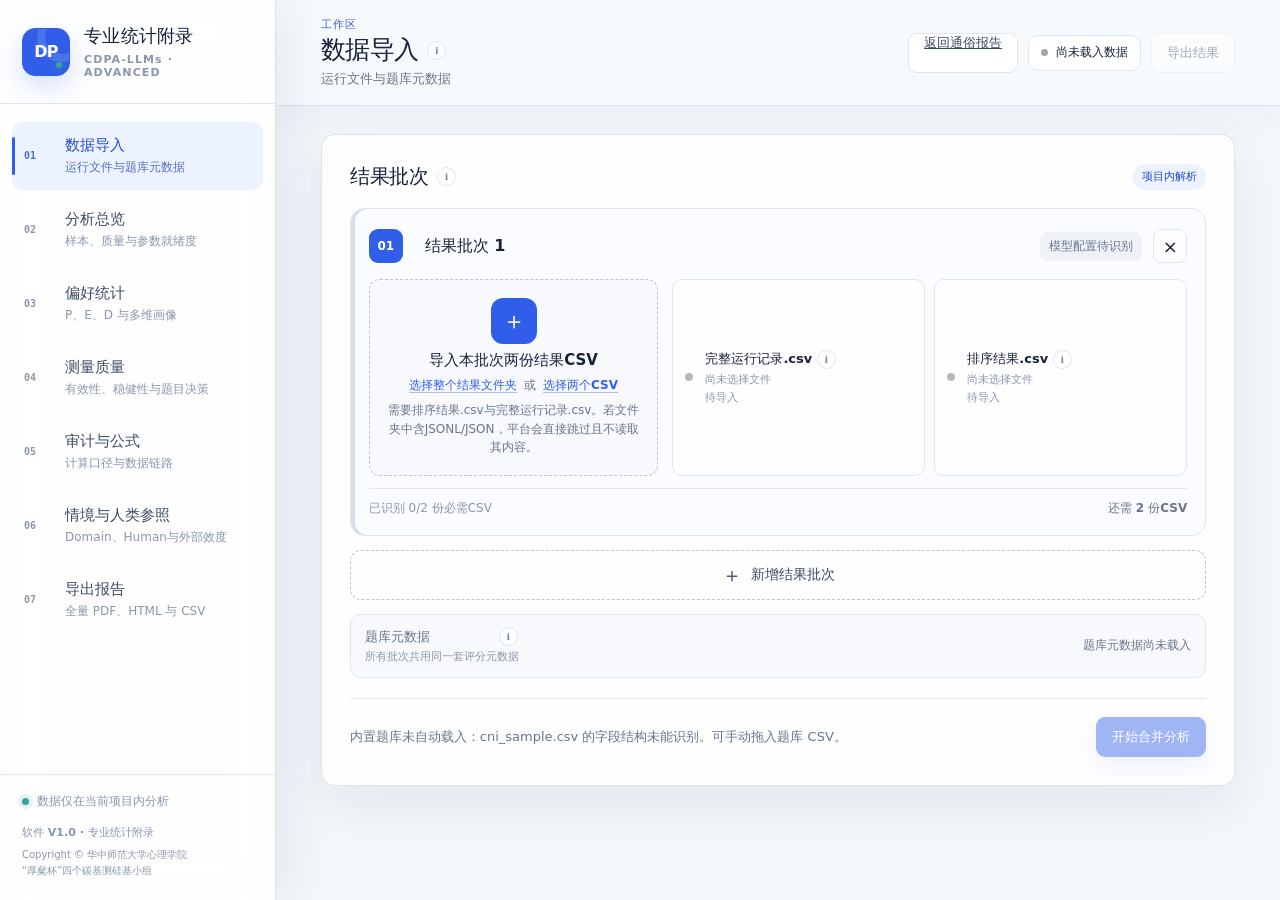
<file: web/advanced/index.html>
<!doctype html>
<html lang="zh-CN">
<head>
  <meta charset="utf-8">
  <meta name="viewport" content="width=device-width, initial-scale=1">
  <meta name="color-scheme" content="light">
  <meta name="theme-color" content="#f4f7fb">
  <meta name="description" content="CDPA-LLMs AI决策偏好测评平台的专业统计与审计附录">
  <title>专业统计附录 · CDPA-LLMs</title>
  <link rel="stylesheet" href="assets/styles.css">
</head>
<body>
  <div class="app-shell">
    <aside class="sidebar" aria-label="分析模块导航">
      <a class="brand" id="brandHome" href="#import" aria-label="返回数据导入">
        <span class="brand-mark" aria-hidden="true"><b>DP</b><i></i></span>
        <span class="brand-copy"><strong>专业统计附录</strong><small>CDPA-LLMs · ADVANCED</small></span>
      </a>

      <nav class="nav-list">
        <button class="nav-item is-active" data-target="import" type="button"><span class="nav-index">01</span><span class="nav-copy"><b>数据导入</b><small>运行文件与题库元数据</small></span></button>
        <button class="nav-item" data-target="overview" type="button"><span class="nav-index">02</span><span class="nav-copy"><b>分析总览</b><small>样本、质量与参数就绪度</small></span></button>
        <button class="nav-item" data-target="preference" type="button"><span class="nav-index">03</span><span class="nav-copy"><b>偏好统计</b><small>P、E、D 与多维画像</small></span></button>
        <button class="nav-item" data-target="quality" type="button"><span class="nav-index">04</span><span class="nav-copy"><b>测量质量</b><small>有效性、稳健性与题目决策</small></span></button>
        <button class="nav-item" data-target="audit" type="button"><span class="nav-index">05</span><span class="nav-copy"><b>审计与公式</b><small>计算口径与数据链路</small></span></button>
        <button class="nav-item" data-target="human-reference" type="button"><span class="nav-index">06</span><span class="nav-copy"><b>情境与人类参照</b><small>Domain、Human与外部效度</small></span></button>
        <button class="nav-item" data-target="export" type="button"><span class="nav-index">07</span><span class="nav-copy"><b>导出报告</b><small>全量 PDF、HTML 与 CSV</small></span></button>
      </nav>

      <footer class="sidebar-foot">
        <div class="privacy-note"><i></i><span>数据仅在当前项目内分析</span></div>
        <p class="version-line">软件 V1.0 · 专业统计附录</p>
        <p class="copyright">Copyright © 华中师范大学心理学院<br>“厚粲杯”四个碳基测硅基小组</p>
      </footer>
    </aside>

    <main class="workspace">
      <header class="topbar">
        <button class="mobile-nav" id="mobileNav" type="button" aria-label="打开导航">☰</button>
        <div class="page-context">
          <span class="workspace-label">工作区</span>
          <div class="page-title-row"><h1 id="sectionTitle">数据导入</h1><button class="info-tip" id="sectionInfo" type="button" aria-label="工作区说明" data-tip="导入测验程序生成的结果文件与题库元数据。">i</button></div>
          <p id="sectionEyebrow">运行文件与题库元数据</p>
        </div>
        <div class="top-actions"><a class="btn btn-quiet" id="backToPublic" href="/#report">返回通俗报告</a><span class="run-chip" id="runChip"><i></i>尚未载入数据</span><button class="btn btn-quiet" id="exportMenuBtn" type="button" disabled>导出结果</button></div>
      </header>

      <div class="global-filter is-hidden" id="globalFilter" aria-label="分析筛选器">
        <label><span>分析模型 <span class="info-tip static" tabindex="0" data-tip="MODEL_IDENTITY_V2先在同一RunID、Raw ModelConfigID和唯一行为锚点内解析缺失元数据：只有唯一已知值时才补全；多个已知值时标记歧义并阻断。chat/responses仅作传输审计，明确不同的模型、采样参数、PromptVersion或ParserVersion仍严格分开。">i</span></span><select id="modelFilter"><option value="ALL">全部配置</option></select></label>
        <label><span>子测验 <span class="info-tip static" tabindex="0" data-tip="不同题库分别作为独立子测验，不合成未经验证的总分。">i</span></span><select id="bankFilter"><option value="ALL">全部子测验</option></select></label>
        <label><span>三级分类 <span class="info-tip static" tabindex="0" data-tip="按题库中的 CategoryID/Category 筛选。">i</span></span><select id="categoryFilter"><option value="ALL">全部分类</option></select></label>
        <label class="switch-label"><input id="includeRepaired" type="checkbox" checked><span class="switch"></span><span>纳入修复成功回答 <span class="info-tip static" tabindex="0" data-tip="关闭后执行敏感性分析：REPAIRED_VALID 不进入 P、E、D 和稳健性统计。">i</span></span></label>
        <button class="btn btn-quiet btn-small" id="resetFilters" type="button">重置筛选</button>
      </div>

      <div class="domain-filter is-hidden" id="domainFilter" aria-label="情境领域筛选器">
        <div class="domain-filter-title"><b>情境领域（Domain）</b><span class="info-tip static" tabindex="0" data-tip="Domain按BankDatasetID隔离，保留Source_Domain原始标签；不做模糊、关键词或跨题库语义合并。">i</span></div>
        <label><span>搜索</span><input id="domainSearch" type="search" placeholder="搜索当前子测验Domain"></label>
        <label class="domain-multi-label"><span>多选Domain</span><select id="domainMulti" multiple size="4" aria-label="多选情境领域"></select></label>
        <label><span>操作模式</span><select id="domainCompareMode"><option value="VIEW_SELECTED">查看所选情境</option><option value="COMPARE_SELECTED">横向比较所选情境</option></select></label>
        <div class="domain-filter-actions"><button class="btn btn-quiet btn-small" id="selectAllDomains" type="button">全选</button><button class="btn btn-quiet btn-small" id="clearDomains" type="button">清除</button><button class="btn btn-secondary btn-small" id="restoreDomains" type="button">恢复全部</button></div>
        <p id="domainScopeNote">请选择一个子测验后进行正式Domain横向比较；Bank=ALL时只显示覆盖概览。</p>
      </div>

      <section class="view is-active" id="import" data-title="数据导入" data-eyebrow="多批次两CSV分析与题库元数据" data-description="每个结果批次只需导入排序结果.csv与完整运行记录.csv；可新增多个模型或运行批次后合并分析。">
        <article class="card import-console">
          <div class="card-head"><div class="card-title"><h2>结果批次</h2><button class="info-tip" type="button" data-tip="一个批次对应一个模型或运行集合，只需两份CSV。平台以完整运行记录为主要计分源，以排序结果进行独立交叉核验；JSONL/JSON不会读取，也不影响核心分析。">i</button></div><span class="local-badge">项目内解析</span></div>
          <div class="batch-list" id="batchList" aria-live="polite"></div>
          <button class="add-batch-button" id="addBatchBtn" type="button"><span aria-hidden="true">＋</span>新增结果批次</button>
          <div class="bank-meta-strip">
            <div><b>题库元数据</b><button class="info-tip static" type="button" data-tip="公开版默认载入合成格式样例；正式分析请导入你有权使用且完成验证的题库元数据。">i</button><small>所有批次共用同一套评分元数据</small></div>
            <strong id="bankStatus">正在载入内置题库…</strong>
          </div>
          <div class="upload-footer"><p class="upload-status" id="uploadStatus" role="status">请为当前批次导入排序结果.csv与完整运行记录.csv。</p><div class="upload-actions"><button class="btn btn-secondary is-hidden" id="loadSample" type="button">载入随附示例</button><button class="btn btn-primary" id="analyzeBtn" type="button" disabled>开始合并分析</button></div></div>
        </article>
      </section>

      <section class="view" id="overview" data-title="分析总览" data-eyebrow="样本、数据质量与参数就绪度" data-description="汇总当前筛选范围内的样本量、有效率、P/E/D 可计算数量与分析模块就绪状态。">
        <div class="metric-grid" id="overviewMetrics"></div>
        <div class="parameter-strip" id="parameterCounts"></div>
        <div class="two-col overview-grid">
          <article class="card"><div class="card-head"><div class="card-title"><h2>三级分类总体偏好位置（平均P）</h2><button class="info-tip" type="button" data-tip="每根条形仅表示当前数据中该分类的总体偏好位置，不表示条件改变造成的E效应。未运行分类在下方完整覆盖表中保留。">i</button></div><span class="formula-chip">偏好位置 ≠ 条件效应</span></div><div id="overviewBars" class="chart large-chart empty-chart">载入数据后生成图表</div><p class="chart-note">平均P回答“总体偏向哪里”；E回答“条件改变后移动多少”。</p></article>
          <article class="card"><div class="card-head"><div class="card-title"><h2>分析就绪度</h2><button class="info-tip" type="button" data-tip="检查逻辑映射、条件覆盖、重复次数、模型配置数量和跨文件链路。">i</button></div></div><div id="readinessList" class="readiness-list"></div></article>
        </div>
        <article class="card"><div class="card-head"><div class="card-title"><h2>运行摘要</h2><button class="info-tip" type="button" data-tip="自动列出当前数据可计算与不可计算的项目，不替代研究者解释。">i</button></div></div><div class="narrative" id="overviewNarrative"></div></article>
        <article class="card"><div class="card-head"><div class="card-title"><h2>完整分类、条件与指标覆盖</h2><button class="info-tip" type="button" data-tip="从已导入题库与完整运行记录Source_*元数据的动态并集列出计分单元；新增条件、未运行、不适用与不可计算均不会被旧目录隐藏。">i</button></div><button class="btn btn-quiet btn-small" id="exportCoverageCsv">导出覆盖表</button></div><div class="registry-summary" id="registrySummary"></div><div class="table-wrap"><table class="wide-table"><thead><tr><th>模型</th><th>子测验</th><th>二级维度</th><th>三级分类/计分单元</th><th>评分族</th><th>条件结构</th><th>条件覆盖</th><th>题目覆盖</th><th>P</th><th>E</th><th>D</th><th>运行状态</th><th class="explain-col">口径说明</th></tr></thead><tbody id="coverageTable"></tbody></table></div></article>
      </section>

      <section class="view" id="preference" data-title="偏好统计" data-eyebrow="P、E、D 与多维画像" data-description="逐层核验单次偏好分 P、题组条件效应 E、分类汇总效应 D，并查看多维画像。">
        <div class="subtabs" data-tab-group="preference"><button class="subtab is-active" type="button" data-panel="pref-p">P 与平均P</button><button class="subtab" type="button" data-panel="pref-e">E 题组效应</button><button class="subtab" type="button" data-panel="pref-d">平均E与D</button><button class="subtab" type="button" data-panel="pref-factorial">FACTORIAL</button><button class="subtab" type="button" data-panel="pref-nondirectional">非方向评分</button><button class="subtab" type="button" data-panel="pref-profile">多维画像</button><button class="subtab" type="button" data-panel="pref-interpretation">解释口径</button></div>

        <div class="subpanel is-active" id="pref-p" data-panel-group="preference">
          <div class="formula-banner"><div><b>P<sub>gjr</sub></b><span>单次回答偏好分</span></div><div class="formula-inline">P = [rank(L<sup>−</sup>) − rank(L<sup>+</sup>)] / (K − 1)</div><button class="info-tip" type="button" data-tip="当前三选项题中 L−=L1、L+=L3、K=3。无效回答记为缺失，不记为0。">i</button></div>
          <article class="card"><div class="card-head"><div class="card-title"><h2>P 计算明细</h2><button class="info-tip" type="button" data-tip="逐条显示来源批次、rank(L1)、rank(L3)、分子、分母和 P，并依据所在三级分类解释正负方向。">i</button></div><button class="btn btn-quiet btn-small" id="exportPCsv">导出 P 明细</button></div><div class="table-wrap"><table class="wide-table"><thead><tr><th>结果批次</th><th>模型配置</th><th>子测验</th><th>GroupID</th><th>ItemID</th><th>条件</th><th>重复</th><th>逻辑排序</th><th><span class="field-label">rank(L1)<span class="info-tip static" tabindex="0" data-tip="L1 在完整排序中的名次，1 表示最优先。">i</span></span></th><th><span class="field-label">rank(L3)<span class="info-tip static" tabindex="0" data-tip="L3 在完整排序中的名次。">i</span></span></th><th>分子</th><th>分母</th><th><span class="field-label">P<span class="info-tip static" tabindex="0" data-tip="正值表示 L3 相对 L1 更优先；具体含义由该分类的OptionRole决定。">i</span></span></th><th>状态</th><th class="explain-col">自动解释</th></tr></thead><tbody id="pScoreTable"></tbody></table></div></article>
          <article class="card"><div class="card-head"><div class="card-title"><h2>条件内平均偏好 P̄</h2><button class="info-tip" type="button" data-tip="先在每个ItemID内对5次P求P_Mean，再在同一AnalysisModelKey、GroupID和ConditionCode内对ItemID等权汇总，避免原始重复数不同造成隐性加权。">i</button></div><div class="card-head-actions"><span class="formula-chip">P̄<sub>gj</sub> = mean<sub>ItemID</sub>(P_Mean)</span><button class="btn btn-quiet btn-small" id="exportPMeanCsv">导出平均P</button></div></div><div class="table-wrap"><table class="wide-table"><thead><tr><th>分析模型</th><th>子测验</th><th>二级维度</th><th>三级分类</th><th>GroupID</th><th>条件</th><th>ItemID数</th><th>有效重复</th><th>P̄</th><th>重复状态</th><th class="explain-col">平均P解释</th></tr></thead><tbody id="conditionMeanTable"></tbody></table></div></article>
        </div>

        <div class="subpanel" id="pref-e" data-panel-group="preference">
          <div class="formula-banner"><div><b>E<sub>gq</sub></b><span>题组条件效应</span></div><div class="formula-inline">E = Σ(w<sub>qj</sub>P̄<sub>gj</sub>) / (P<sub>max</sub> − P<sub>min</sub>)</div><button class="info-tip" type="button" data-tip="P 已归一化到 −1～1，因此分母为2。权重必须满足 Σw=0、正权重和=1、负权重和=−1。">i</button></div>
          <div class="effect-controls"><label><span>子测验 <span class="info-tip static" tabindex="0" data-tip="选择 E/D 分析使用的题库。">i</span></span><select id="effectBank"></select></label><label><span>三级分类 <span class="info-tip static" tabindex="0" data-tip="可查看全部分类或指定 CategoryID。">i</span></span><select id="effectCategory"></select></label><label><span>模型配置 <span class="info-tip static" tabindex="0" data-tip="E 在每个 ModelConfig 内独立计算。">i</span></span><select id="effectModel"></select></label></div>
          <div class="notice warning is-hidden" id="effectsNotice"></div>
          <div class="two-col"><article class="card"><div class="card-head"><div class="card-title"><h2>题组 × 条件 P̄</h2><button class="info-tip" type="button" data-tip="每个单元格先汇总ItemID的5次P，再对同条件ItemID等权。">i</button></div></div><div id="conditionHeatmap" class="chart tall-chart"></div></article><article class="card"><div class="card-head"><div class="card-title"><h2>E 题组效应排序</h2><button class="info-tip" type="button" data-tip="只对必要ItemID均严格具备RepeatIndex 1—5、映射与元数据无冲突且对比权重合法的题组显示E。">i</button></div></div><div id="rankedEffects" class="chart tall-chart"></div></article></div>
          <article class="card"><div class="card-head"><div class="card-title"><h2>E 计算与方向解释明细</h2><button class="info-tip" type="button" data-tip="逐题组显示条件均值、对比权重、实际代入公式、偏好移动方向和覆盖原因；解释由真实数据动态生成。">i</button></div><button class="btn btn-quiet btn-small" id="exportECsv">导出 E 明细</button></div><div class="table-wrap"><table class="wide-table"><thead><tr><th>模型</th><th>二级维度</th><th>三级分类</th><th>GroupID</th><th>ContrastID</th><th>条件 P̄</th><th>权重 w</th><th>实际代入公式</th><th>E</th><th>状态 / 原因</th><th class="explain-col">条件效应解释</th></tr></thead><tbody id="eEffectsTable"></tbody></table></div></article>
        </div>

        <div class="subpanel" id="pref-d" data-panel-group="preference">
          <div class="formula-banner secondary-formula"><div><b>Ē<sub>dq</sub></b><span>有效题组E的描述均值</span></div><div class="formula-inline">Ē = ΣE<sub>gq</sub> / G<sub>valid</sub></div><button class="info-tip" type="button" data-tip="平均E只描述当前有效题组；即使覆盖不足80%也可显示，但不能冒充正式分类汇总D。当前题组等权时，满足门槛后的D与平均E数值相同。">i</button></div>
          <div class="formula-banner"><div><b>D<sub>dq</sub></b><span>分类汇总效应</span></div><div class="formula-inline">D = Σ(a<sub>g</sub>E<sub>gq</sub>) / Σa<sub>g</sub></div><button class="info-tip" type="button" data-tip="当前题库 AggregationRule 指定题组等权，因此 a_g=1；只在相同 CategoryID 与 ContrastID 内汇总。覆盖低于80%时不输出 D。">i</button></div>
          <article class="card"><div class="card-head"><div class="card-title"><h2>D 分类汇总与题组 E 分布</h2><button class="info-tip" type="button" data-tip="柱形为 D，误差线为题组 E 的95%置信区间，散点为各 GroupID 的 E。">i</button></div><span class="formula-chip">点 = E · 柱 = D · 误差线 = 95% CI</span></div><div id="effectBarChart" class="chart xl-chart"></div><p class="chart-note" id="effectNote"></p></article>
          <article class="card"><div class="card-head"><div class="card-title"><h2>平均E、D与稳定复现证据</h2><button class="info-tip" type="button" data-tip="D的解释同时结合覆盖率、题组方向分布、95%CI和Holm校正检验；达到覆盖门槛不自动等于稳定效应获得支持。">i</button></div><button class="btn btn-quiet btn-small" id="exportEffectsCsv">导出平均E / D 明细</button></div><div class="table-wrap"><table class="wide-table"><thead><tr><th>模型</th><th>二级维度</th><th>三级分类</th><th>ContrastID</th><th>平均E公式</th><th>平均E</th><th>95% CI</th><th>D公式</th><th>D</th><th>覆盖</th><th>正/负/零题组</th><th>置换 p</th><th>Holm p</th><th>证据等级</th><th class="explain-col">平均E与D解释</th></tr></thead><tbody id="effectsTable"></tbody></table></div></article>
        </div>

        <div class="subpanel" id="pref-factorial" data-panel-group="preference">
          <div class="formula-banner"><div><b>FACTORIAL</b><span>设计矩阵效应</span></div><div class="formula-inline">E<sub>q</sub> = Σ(w<sub>qj</sub>Ȳ<sub>j</sub>) / (Y<sub>max</sub>−Y<sub>min</sub>)</div><button class="info-tip" type="button" data-tip="Y可为方向P、逻辑选项首选指示、两两偏好或标准化排名。完整交叉设计计算主效应与交互；数值因子设计同时报告参考点、实际响应曲线与简单斜率。">i</button></div>
          <div class="effect-controls factorial-controls"><label><span>析因分类 <span class="info-tip static" tabindex="0" data-tip="风险A1/B1为基础概率×成本率的数值因子设计，可由运行记录中的Source_*元数据动态识别完整或部分交叉；CNI为规范×后果×冲突方式的完整2×2×2设计。">i</span></span><select id="factorialCategory"></select></label><label><span>模型配置 <span class="info-tip static" tabindex="0" data-tip="所有因子单元、简单效应与交互均在同一ModelConfig内计算。">i</span></span><select id="factorialModel"></select></label><label><span>结果变量 <span class="info-tip static" tabindex="0" data-tip="方向题使用P；CUSTOM题可切换L1/L2/L3首选率、L1优于L2概率以及三个逻辑选项的标准化排名。">i</span></span><select id="factorialOutcome"></select></label><label><span>效应类型 <span class="info-tip static" tabindex="0" data-tip="筛选预登记效应、主效应、简单斜率、二阶或三阶交互。">i</span></span><select id="factorialEffectType"><option value="ALL">全部效应</option><option value="REGISTERED">预登记效应</option><option value="MAIN_EFFECT">主效应</option><option value="SIMPLE_SLOPE">简单斜率</option><option value="TWO_WAY_INTERACTION">二阶交互</option><option value="THREE_WAY_INTERACTION">三阶交互</option><option value="SLOPE_INTERACTION">斜率交互</option></select></label></div>
          <div class="notice warning" id="factorialNotice"></div>
          <div class="factorial-evidence" id="factorialDesignSummary"></div>
          <div class="two-col"><article class="card"><div class="card-head"><div class="card-title"><h2 id="factorialChartOneTitle">因子单元画像</h2><button class="info-tip" type="button" data-tip="只绘制题库实际登记的因子单元；结构上未设计的组合与本应存在但缺少数据的单元分开标记。">i</button></div></div><div id="factorialHeatmap" class="chart xl-chart"></div></article><article class="card"><div class="card-head"><div class="card-title"><h2 id="factorialChartTwoTitle">主效应与交互</h2><button class="info-tip" type="button" data-tip="风险题显示按实际成本值绘制的三条响应曲线；CNI显示当前结果变量的七个设计矩阵效应。">i</button></div></div><div id="factorialLineChart" class="chart xl-chart"></div></article></div>
          <article class="card"><div class="card-head"><div class="card-title"><h2>因子单元描述统计</h2><button class="info-tip" type="button" data-tip="逐单元报告计划与有效重复、覆盖、P、首选率、L1优于L2概率及平均排名。">i</button></div></div><div class="table-wrap"><table class="wide-table"><thead><tr><th>条件</th><th>因子水平</th><th>有效/计划</th><th>覆盖</th><th>平均P</th><th>L1首选</th><th>L2首选</th><th>L3首选</th><th>L1&gt;L2</th><th>平均排名 L1/L2/L3</th><th>状态</th></tr></thead><tbody id="factorialCellTable"></tbody></table></div></article>
          <article class="card"><div class="card-head"><div class="card-title"><h2>预登记效应、设计矩阵效应与题组复现</h2><button class="info-tip" type="button" data-tip="每行对应一个结果变量×一个效应。D只在同一效应已登记且覆盖达到80%后输出；模型化或探索性结果只报告平均估计、区间和题组方向。">i</button></div><button class="btn btn-quiet btn-small" id="exportFactorialCsv">导出析因结果</button></div><div class="factorial-evidence" id="factorialEvidence"></div><div class="table-wrap"><table class="wide-table"><thead><tr><th>来源</th><th>结果变量</th><th>效应/对比</th><th>平均估计/E</th><th>单位</th><th>95% CI</th><th>有效题组</th><th>正/负/零</th><th>描述汇总</th><th>正式D</th><th>p/Holm p</th><th>状态</th><th class="explain-col">解释</th></tr></thead><tbody id="factorialTable"></tbody></table></div></article>
        </div>

        <div class="subpanel" id="pref-nondirectional" data-panel-group="preference">
          <div class="formula-banner secondary-formula"><div><b>π(L)</b><span>名义策略首选概率</span></div><div class="formula-inline">π(L<sub>k</sub>) = count(TopChoice=L<sub>k</sub>) / n<sub>valid</sub></div><button class="info-tip" type="button" data-tip="NOMINAL_RANK与CUSTOM不设连续高低端，因此报告首选概率、平均排名和完整排序分布，不生成伪P、伪E或伪D。">i</button></div>
          <div class="notice info">跨期A3E、B5使用名义排序；CNI-Conflict使用CUSTOM析因评分。没有数值P/E/D是正确的计分路由，不是结果缺失。</div>
          <article class="card"><div class="card-head"><div class="card-title"><h2>NOMINAL / CUSTOM条件结果</h2><button class="info-tip" type="button" data-tip="完整保留未运行条件；CNI在条件标签冲突关闭前只做8单元描述统计。">i</button></div><button class="btn btn-quiet btn-small" id="exportNominalCsv">导出非方向结果</button></div><div class="table-wrap"><table class="wide-table"><thead><tr><th>模型</th><th>子测验</th><th>分类/计分单元</th><th>评分族</th><th>条件</th><th>有效n</th><th>L1首选率</th><th>L2首选率</th><th>L3首选率</th><th>L1/L2/L3平均排名</th><th>状态与解释</th></tr></thead><tbody id="nonDirectionalTable"></tbody></table></div></article>
        </div>

        <div class="subpanel" id="pref-profile" data-panel-group="preference">
          <div class="profile-controls"><label><span>画像子测验 <span class="info-tip static" tabindex="0" data-tip="雷达图只比较同一子测验内的三级分类。">i</span></span><select id="profileBank"></select></label><label><span>画像指标 <span class="info-tip static" tabindex="0" data-tip="可切换平均 P、有效题组覆盖率或首选稳定性。">i</span></span><select id="profileMetric"><option value="preference">条件内方向偏好 P</option><option value="coverage">有效题组覆盖率</option><option value="stability">首选稳定性</option></select></label></div>
          <article class="card"><div class="card-head"><div class="card-title"><h2>二级维度与三级分类画像</h2><button class="info-tip" type="button" data-tip="每个二级维度下保留三级分类坐标。只有端点语义一致时才给出描述均值；异质端点明确标记为不合成。">i</button></div><span class="formula-chip">画像坐标 ≠ 决策总分</span></div><div id="decisionProfileGrid" class="dimension-profile-grid"></div></article>
          <article class="card"><div class="card-head"><div class="card-title"><h2 id="radarTitle">三级分类画像</h2><button class="info-tip" type="button" data-tip="方向 P 为绘图转换到0～1；原始值保留在悬停信息和统计表中。">i</button></div></div><div id="radarChart" class="chart xl-chart"></div><p class="chart-note" id="radarNote"></p></article>
          <article class="card"><div class="card-head"><div class="card-title"><h2>逻辑首选分布</h2><button class="info-tip" type="button" data-tip="显示各三级分类中 L1、L2、L3 成为第一顺位的比例；适用于方向排序与名义排序。">i</button></div></div><div id="topChoiceChart" class="chart top-choice-chart"></div></article>
          <article class="card"><div class="card-head"><div class="card-title"><h2>模型 × 三级分类 P 矩阵</h2><button class="info-tip" type="button" data-tip="每个单元格为相应 ModelConfig 在该分类的平均 P；缺失值不填色。">i</button></div><span class="formula-chip">负值：L1 端 · 正值：L3 端</span></div><div id="profileHeatmap" class="chart heatmap-chart"></div></article>
          <article class="card"><div class="card-head"><div class="card-title"><h2>分类平均P描述统计</h2><button class="info-tip" type="button" data-tip="先在GroupID内汇总，再以GroupID等权形成三级分类平均P及置信区间。">i</button></div><button class="btn btn-quiet btn-small" id="exportProfileCsv">导出画像 CSV</button></div><div class="table-wrap"><table class="wide-table"><thead><tr><th>模型配置</th><th>子测验</th><th>二级维度</th><th>三级分类</th><th>分类平均P</th><th>95% CI</th><th>有效题组</th><th>覆盖率</th><th>备注</th><th class="explain-col">画像坐标解释</th></tr></thead><tbody id="profileTable"></tbody></table></div></article>
        </div>

        <div class="subpanel" id="pref-interpretation" data-panel-group="preference">
          <div class="metric-ladder" id="metricLadder"></div>
          <div class="interpret-controls"><label><span>决策 / 子测验 <span class="info-tip static" tabindex="0" data-tip="筛选解释字典，不改变当前分析结果。">i</span></span><select id="interpretBank"></select></label><label><span>二级维度 <span class="info-tip static" tabindex="0" data-tip="按理论框架中的SecondLevel筛选。">i</span></span><select id="interpretSecond"><option value="ALL">全部二级维度</option></select></label></div>
          <article class="card"><div class="card-head"><div class="card-title"><h2>分类方向解释字典</h2><button class="info-tip" type="button" data-tip="P解释条件内端点偏好；E解释同题组条件变化；平均E是有效题组描述均值；D是覆盖充分后的正式分类汇总。">i</button></div><button class="btn btn-quiet btn-small" id="exportInterpretationCsv">导出解释字典</button></div><div class="table-wrap"><table class="interpret-table"><thead><tr><th>决策 / 子测验</th><th>二级维度</th><th>三级分类</th><th>P高 / 正P</th><th>P低 / 负P</th><th>正E</th><th>负E</th><th>正D</th><th>负D</th><th>汇总限制</th></tr></thead><tbody id="frameworkInterpretationTable"></tbody></table></div></article>
        </div>
      </section>

      <section class="view" id="quality" data-title="测量质量" data-eyebrow="有效性、稳健性与题目决策" data-description="检查回答有效性、重复一致性、位置稳健性、模型区分能力和逐题处理状态。">
        <div class="subtabs" data-tab-group="quality"><button class="subtab is-active" type="button" data-panel="quality-validity">数据质量</button><button class="subtab" type="button" data-panel="quality-reliability">重复与区分</button><button class="subtab" type="button" data-panel="quality-cards">题目决策</button></div>
        <div class="subpanel is-active" id="quality-validity" data-panel-group="quality">
          <div class="metric-grid compact" id="qualityMetrics"></div>
          <div class="two-col"><article class="card"><div class="card-head"><div class="card-title"><h2>最终状态构成</h2><button class="info-tip" type="button" data-tip="统计最终 VALID、REPAIRED_VALID 和各类无效状态；技术失败单独识别。">i</button></div></div><div id="statusChart" class="chart"></div></article><article class="card"><div class="card-head"><div class="card-title"><h2>首次异常类型</h2><button class="info-tip" type="button" data-tip="展示首次回答的漏项、重复、并列、拒答或解析失败，用于定位格式问题。">i</button></div></div><div id="invalidChart" class="chart"></div></article></div>
          <article class="card"><div class="card-head"><div class="card-title"><h2>分层有效率</h2><button class="info-tip" type="button" data-tip="按模型、子测验和三级分类分层统计，不把 TECH_ERROR 计入模型回答有效率分母。">i</button></div><button class="btn btn-quiet btn-small" id="exportQualityCsv">导出质量 CSV</button></div><div class="table-wrap"><table><thead><tr><th>层级</th><th>对象</th><th>记录数</th><th>首次有效率</th><th>修复后有效率</th><th>技术失败率</th><th>状态</th></tr></thead><tbody id="qualityTable"></tbody></table></div></article>
        </div>
        <div class="subpanel" id="quality-reliability" data-panel-group="quality">
          <div class="metric-grid compact" id="reliabilityMetrics"></div>
          <div class="two-col"><article class="card"><div class="card-head"><div class="card-title"><h2>首选重复一致性</h2><button class="info-tip" type="button" data-tip="每个 ItemID 内，众数首选出现次数除以有效重复数。">i</button></div></div><div id="reliabilityChart" class="chart tall-chart"></div></article><article class="card"><div class="card-head"><div class="card-title"><h2>模型画像相似性</h2><button class="info-tip" type="button" data-tip="使用共享三级分类平均 P 构成向量，矩阵单元为 Pearson r。">i</button></div></div><div id="similarityHeatmap" class="chart tall-chart"></div><p class="chart-note" id="similarityNote"></p></article></div>
          <article class="card"><div class="card-head"><div class="card-title"><h2>ItemID严格重复完整性</h2><button class="info-tip" type="button" data-tip="正式E要求每个ItemID恰有5条有效记录且RepeatIndex严格为1、2、3、4、5；RunID和导入批次不会增加计划重复数。">i</button></div></div><div class="table-wrap"><table><thead><tr><th>分析模型</th><th>题库</th><th>ItemID</th><th>有效/计划</th><th>P均值</th><th>P标准差</th><th>排列数</th><th>状态</th><th>原因</th></tr></thead><tbody id="itemRepeatTable"></tbody></table></div></article>
          <article class="card"><div class="card-head"><div class="card-title"><h2>位置随机化总体诊断</h2><button class="info-tip" type="button" data-tip="按AnalysisModelKey×BankDatasetID汇总六种排列以及显示位置1/2/3成为首选的比例；同时给出ItemID内比例再等权平均的控制结果，不设未经预登记的红黄绿阈值。">i</button></div></div><div class="table-wrap"><table><thead><tr><th>分析模型</th><th>题库</th><th>排列覆盖</th><th>位置1首选</th><th>位置2首选</th><th>位置3首选</th><th>控制ItemID后1/2/3</th><th>可诊断ItemID</th><th>状态</th></tr></thead><tbody id="positionDiagnosticsTable"></tbody></table></div></article>
          <article class="card"><div class="card-head"><div class="card-title"><h2>配对模型差异</h2><button class="info-tip" type="button" data-tip="在相同 CategoryID 与 GroupID 上匹配两个模型的平均 P，再计算配对差与符号翻转检验。">i</button></div></div><div class="table-wrap"><table><thead><tr><th>子测验 / 分类</th><th>模型 A</th><th>模型 B</th><th>匹配题组</th><th>平均差</th><th>95% CI</th><th>置换 p</th><th>Holm p</th></tr></thead><tbody id="modelComparisonTable"></tbody></table></div></article>
        </div>
        <div class="subpanel" id="quality-cards" data-panel-group="quality">
          <div class="card-toolbar"><input id="cardSearch" type="search" placeholder="搜索 GroupID、ItemID 或分类" aria-label="搜索题目决策卡"><select id="cardStatus"><option value="ALL">全部处理状态</option><option value="REVIEW">数据问题复核</option><option value="MORE_DATA">补充数据</option><option value="PROVISIONAL">初步可用</option><option value="BLOCKED">计分阻断</option></select><button class="btn btn-quiet btn-small" id="exportCardsCsv">导出决策卡</button><span class="info-tip static" tabindex="0" data-tip="决策卡只汇总数据证据，不替代专家内容效度判断。">i</span></div>
          <div class="decision-card-list" id="decisionCards"></div>
        </div>
      </section>

      <section class="view" id="audit" data-title="审计与公式" data-eyebrow="计算口径与数据链路" data-description="按结果批次核验两个必需CSV、题库元数据与评分映射，并查看平台使用的全部统计公式。">
        <div class="subtabs" data-tab-group="audit"><button class="subtab is-active" type="button" data-panel="audit-trace">链路审计</button><button class="subtab" type="button" data-panel="audit-methods">公式字典</button></div>
        <div class="subpanel is-active" id="audit-trace" data-panel-group="audit">
          <div class="audit-score" id="auditScore"></div>
          <article class="card"><div class="card-head"><div class="card-title"><h2>文件与关键字段核验</h2><button class="info-tip" type="button" data-tip="检查两个CSV的批次完整性、排序复合键、RepeatIndex、L映射、ModelConfigID与版本字段；JSONL/JSON不属于分析依赖。">i</button></div></div><div class="audit-list" id="auditList"></div></article>
          <article class="card"><div class="card-head"><div class="card-title"><h2>题库与模型身份</h2><button class="info-tip" type="button" data-tip="展示BankDatasetID/BankPart/BankContentHash，以及MODEL_IDENTITY_V2对Raw ModelConfigID的唯一值补全、歧义阻断和明确配置差异审计。">i</button></div></div><div class="table-wrap"><table><thead><tr><th>类型</th><th>分析身份</th><th>组成/原始身份</th><th>内容指纹/参数指纹</th><th>状态</th><th>说明</th></tr></thead><tbody id="identityAuditTable"></tbody></table></div></article>
          <article class="card"><div class="card-head"><div class="card-title"><h2>可追踪记录抽样</h2><button class="info-tip" type="button" data-tip="从复合键追踪到DisplayedRanking、SourceRanking、LogicalRanking、映射状态、重复状态和P。">i</button></div><button class="btn btn-quiet btn-small" id="exportRowsCsv">导出分析明细</button></div><div class="table-wrap"><table><thead><tr><th>结果批次</th><th>RequestID</th><th>分析模型</th><th>ItemID</th><th>Permutation</th><th>显示排序</th><th>原始排序</th><th>逻辑排序</th><th>映射/重复</th><th>P</th></tr></thead><tbody id="auditRows"></tbody></table></div></article>
        </div>
        <div class="subpanel" id="audit-methods" data-panel-group="audit">
          <div class="formula-dictionary">
            <article class="formula-row"><div><b>P<sub>gjr</sub></b><span>单次方向偏好</span></div><code>[rank(L−) − rank(L+)] / (K−1)</code><p>DIRECTIONAL_RANK；无效回答缺失。</p></article>
            <article class="formula-row"><div><b>P̄<sub>gj</sub></b><span>条件内平均偏好</span></div><code>mean<sub>ItemID</sub>[mean<sub>r=1..5</sub>(P)]</code><p>先在ItemID内固定汇总5次，再在AnalysisModelKey×GroupID×Condition内对ItemID等权。</p></article>
            <article class="formula-row"><div><b>P̄<sub>d</sub></b><span>三级分类平均P</span></div><code>Σ<sub>g</sub>P̄<sub>g</sub> / G<sub>valid</sub></code><p>以GroupID等权形成画像坐标；只有端点语义一致时才允许继续汇总到二级维度。</p></article>
            <article class="formula-row"><div><b>E<sub>gq</sub></b><span>题组条件效应</span></div><code>Σ<sub>j</sub>w<sub>qj</sub>P̄<sub>gj</sub> / 2</code><p>对比权重合法，且必要条件中的每个ItemID都严格具备5次有效重复。</p></article>
            <article class="formula-row"><div><b>Ē<sub>dq</sub></b><span>有效题组平均E</span></div><code>Σ<sub>g∈valid</sub>E<sub>gq</sub> / G<sub>valid</sub></code><p>描述性均值，不受分类80%覆盖门槛替换；覆盖不足时仍不得称为D。</p></article>
            <article class="formula-row"><div><b>D<sub>dq</sub></b><span>分类汇总效应</span></div><code>Σ<sub>g</sub>a<sub>g</sub>E<sub>gq</sub> / Σ<sub>g</sub>a<sub>g</sub></code><p>当前元数据指定题组等权 a<sub>g</sub>=1；分类覆盖≥80%。</p></article>
            <article class="formula-row"><div><b>E<sub>q</sub>(Y)</b><span>通用析因效应</span></div><code>Σ<sub>j</sub>w<sub>qj</sub>Ȳ<sub>j</sub> / (Y<sub>max</sub>−Y<sub>min</sub>)</code><p>Y可为P、首选指示、两两偏好或标准化排名；正负权重各归一到±1。</p></article>
            <article class="formula-row"><div><b>E<sub>A×B</sub></b><span>完整交叉交互</span></div><code>Σ<sub>ij</sub>W<sub>ij</sub>Ȳ<sub>ij</sub> / (Y<sub>max</sub>−Y<sub>min</sub>)</code><p>完整2×2或2×2×2设计生成全部主效应、二阶和三阶交互；未登记结果不输出正式D。</p></article>
            <article class="formula-row"><div><b>β<sub>x|a</sub></b><span>数值因子简单斜率</span></div><code>P̄ = α<sub>a</sub> + β<sub>x|a</sub>(x−x<sub>ref</sub>)</code><p>风险A1/B1无论完整或部分交叉，均按每个基础概率水平的实际CostRate取值拟合；平台报告ΔP/0.01 CostRate。</p></article>
            <article class="formula-row"><div><b>Δβ</b><span>端点斜率交互</span></div><code>β<sub>x|a=high</sub> − β<sub>x|a=low</sub></code><p>比较高、低基础概率的成本斜率；属于未登记探索性交互，不替代四个预登记E/D。</p></article>
            <article class="formula-row"><div><b>Missing</b><span>析因单元缺失分解</span></div><code>结构未设计=笛卡尔单元−题库计划单元；数据缺失=计划单元−观察单元</code><p>结构上未设计的风险组合不进入运行缺失率；只有计划单元未观察才属于数据缺失。</p></article>
            <article class="formula-row"><div><b>Coverage</b><span>有效题组覆盖</span></div><code>|V<sub>d</sub>| / G<sub>d</sub></code><p>分子为可计算 E 的 GroupID，分母为题库计划 GroupID。</p></article>
            <article class="formula-row"><div><b>ValidRate</b><span>模型回答有效率</span></div><code>(VALID + REPAIRED_VALID) / 非技术响应</code><p>TECH_ERROR 不进入模型有效率分母。</p></article>
            <article class="formula-row"><div><b>RetryRate</b><span>格式重试率</span></div><code>N<sub>RetryUsed=1</sub> / N<sub>非技术响应</sub></code><p>按最终运行记录计数；技术失败不进入分母。</p></article>
            <article class="formula-row"><div><b>TechnicalRate</b><span>技术失败率</span></div><code>N<sub>TECH_ERROR</sub> / N<sub>全部任务</sub></code><p>仅反映请求、网络或程序层失败，不解释为模型无效回答。</p></article>
            <article class="formula-row"><div><b>AuditScore</b><span>链路审计得分</span></div><code>round{100 × (N<sub>通过</sub> + 0.5N<sub>警告</sub>) / N<sub>检查项</sub>}</code><p>仅用于概括跨文件可追踪性；失败项计0分，不作为心理测量指标。</p></article>
            <article class="formula-row"><div><b>95% CI</b><span>题组均值区间</span></div><code>x̄ ± t<sub>.975,n−1</sub> · s / √n</code><p>以 GroupID 效应或配对差为分析单位。</p></article>
            <article class="formula-row"><div><b>A<sub>top</sub></b><span>首选一致率</span></div><code>max<sub>l</sub> count(TopChoice=l) / R</code><p>同一 ItemID 的有效重复中，众数首选所占比例。</p></article>
            <article class="formula-row"><div><b>A<sub>rank</sub></b><span>完整排序一致率</span></div><code>max<sub>π</sub> count(Ranking=π) / R</code><p>对完整 L1/L2/L3 排序字符串计算众数比例。</p></article>
            <article class="formula-row"><div><b>τ</b><span>Kendall 排序一致</span></div><code>(C − D) / (C + D)</code><p>对有效重复的完整排序两两计算后取均值。</p></article>
            <article class="formula-row"><div><b>DBWVR</b><span>描述性模型间/模型内方差比</span></div><code>mean Var<sub>between AnalysisModelKey</sub> / mean Var<sub>within AnalysisModelKey</sub></code><p>按BankDatasetID×ItemID匹配；仅作描述，不称ICC。模型内方差为0时不定义。</p></article>
            <article class="formula-row"><div><b>r</b><span>画像相似性</span></div><code>Σ(x−x̄)(y−ȳ) / √[Σ(x−x̄)²Σ(y−ȳ)²]</code><p>在两个模型共享的三级分类平均 P 上计算。</p></article>
            <article class="formula-row"><div><b>p<sub>perm</sub></b><span>符号翻转检验</span></div><code>Pr(|mean(s<sub>g</sub>x<sub>g</sub>)| ≥ |mean(x<sub>g</sub>)|)</code><p>以 GroupID 为单位；n≤16 精确枚举，n&gt;16 固定种子蒙特卡洛。</p></article>
            <article class="formula-row"><div><b>p<sub>Holm</sub></b><span>多重比较校正</span></div><code>max<sub>j≤i</sub>[(m−j+1)p<sub>(j)</sub>]</code><p>在同一 ModelConfig×子测验的对比族内校正。</p></article>
            <article class="formula-row"><div><b>Ē<sub>Domain</sub></b><span>所选情境描述均值</span></div><code>mean(E<sub>gq</sub> | Domain∈S)</code><p>仅为SelectedDomainMeanE/DomainSubsetMeanE；不继承正式D、coverage、sign-flip或Holm标签。</p></article>
            <article class="formula-row"><div><b>GapΔP</b><span>AI—Human原始对比差</span></div><code>rawShift<sub>AI</sub> − rawShift<sub>Human</sub></code><p>Human使用相同ContrastWeights；先参与者内Item等权，再跨参与者等权。</p></article>
            <article class="formula-row"><div><b>GapE</b><span>AI—Human标准化条件效应差</span></div><code>E<sub>AI</sub> − E<sub>Human</sub> = GapΔP / 2</code><p>接近0只表示条件效应接近，不等于统计等效，也不表示正确。</p></article>
            <article class="formula-row"><div><b>SRI<sub>95</sub></b><span>Human Gap情境重采样区间</span></div><code>percentile<sub>.025,.975</sub>{mean(GapΔP<sub>g*</sub>)}</code><p>独立Human模块按GroupID有放回抽样5000次、固定种子；旧E/D Bootstrap保持冻结。</p></article>
            <article class="formula-row"><div><b>d</b><span>Cohen's d</span></div><code>mean(E<sub>g</sub>) / SD(E<sub>g</sub>)</code><p>有效Group少于2、SD=0或正式覆盖不足时返回NA；dScore仍是正式D。</p></article>
            <article class="formula-row"><div><b>g</b><span>Hedges' g</span></div><code>[1 − 3/(4df−1)] × d</code><p>小样本偏差修正；配对模型E差另用cohenDz/hedgesGz。</p></article>
            <article class="formula-row"><div><b>ICC(1,k)</b><span>一元随机平均测量ICC</span></div><code>(MS<sub>B</sub> − MS<sub>W</sub>) / MS<sub>B</sub></code><p>独立于DBWVR；只对合法DIRECTIONAL estimand及足够目标/模型计算。</p></article>
            <article class="formula-row"><div><b>x*</b><span>P=0排序倾向拐点</span></div><code>x<sub>1</sub> + P<sub>1</sub>/(P<sub>1</sub>−P<sub>2</sub>) × (x<sub>2</sub>−x<sub>1</sub>)</code><p>仅相邻真实测试点实际跨0时插值；多次跨0报告NON_MONOTONIC，范围外不外推。</p></article>
            <article class="formula-row"><div><b>w(p)</b><span>Prelec概率权重</span></div><code>exp{−β[−ln(p)]<sup>α</sup>}</code><p>仅用于从风险文献参数推导外部复合行为参照；不是当前题库同题Human结果。</p></article>
          </div>
          <article class="card method-table"><div class="card-head"><div class="card-title"><h2>结构与评分路由</h2><button class="info-tip" type="button" data-tip="ConditionStructure 和 ScoreFamily 决定可使用的统计量；C1/C2/C3 本身不自动表示顺序。">i</button></div></div><div class="table-wrap"><table><thead><tr><th>结构 / 评分族</th><th>平台计算</th><th>不执行</th></tr></thead><tbody><tr><td><b>DIRECTIONAL_RANK</b></td><td>P、P̄、预登记 E、覆盖充分时 D</td><td>不把无效回答记0</td></tr><tr><td><b>NOMINAL_RANK</b></td><td>完整排序、各 L 排名、TopChoice 概率</td><td>不编码连续高低分</td></tr><tr><td><b>ORDERED</b></td><td>元数据登记的相邻、端点或趋势对比</td><td>不因 C1/C2/C3 名称默认有序</td></tr><tr><td><b>CATEGORICAL</b></td><td>命名对比或条件分布</td><td>不计算未登记线性趋势</td></tr><tr><td><b>FACTORIAL · 完整交叉</b></td><td>设计矩阵主效应、二阶/三阶交互；数值因子另报响应曲线与简单斜率；登记效应另行输出D</td><td>不把组合条件排成单一序列；未登记效应不称正式D</td></tr><tr><td><b>FACTORIAL · 部分交叉数值</b></td><td>计划单元描述、参考点模型、简单斜率、端点斜率交互及预登记E/D</td><td>不补造结构上未设计的因子单元</td></tr><tr><td><b>CNI 三选项扩展</b></td><td>7个结果变量×7个主效应/交互的探索性响应画像</td><td>题干—后果冲突关闭前不套用标准二元 C/N/I 或正式D</td></tr></tbody></table></div></article>
        </div>
      </section>

      <section class="view" id="human-reference" data-title="人类参照与外部效度" data-eyebrow="Domain依赖、同题Human与风险文献参照" data-description="区分同题人类被试与文献推导外部参照；Human不是答案，Gap不是误差率，Risk文献不是同题实验。">
        <div class="subtabs" data-tab-group="human-reference"><button class="subtab is-active" type="button" data-panel="human-domain">Domain Profile</button><button class="subtab" type="button" data-panel="human-same-task">Same-task Human</button><button class="subtab" type="button" data-panel="human-risk-reference">Risk Literature</button><button class="subtab" type="button" data-panel="human-effect-size">d/g 与 ICC</button></div>

        <div class="subpanel is-active" id="human-domain" data-panel-group="human-reference">
          <div class="metric-grid compact" id="domainMetrics"></div>
          <article class="card"><div class="card-head"><div class="card-title"><h2>Domain覆盖与QA</h2><button class="info-tip" type="button" data-tip="MIXED_DOMAIN_GROUP表示题组条件跨情境，并非数据损坏；旧P/E/D继续，仅禁止把整组E归入单一Domain。">i</button></div></div><div class="table-wrap"><table><thead><tr><th>子测验</th><th>Domain</th><th>记录</th><th>Item</th><th>Group</th><th>来源</th></tr></thead><tbody id="domainCatalogTable"></tbody></table></div></article>
          <article class="card"><div class="card-head"><div class="card-title"><h2>同一Category与Condition的Domain P画像</h2><button class="info-tip" type="button" data-tip="只在同一BankDatasetID与Category内横向比较Source_Domain；不把跨题库近义Domain自动合并。">i</button></div></div><div class="table-wrap"><table><thead><tr><th>模型/子测验</th><th>分类</th><th>Domain</th><th>Condition</th><th>Mean P / SD</th><th>Item</th><th>Group</th><th>Valid N</th></tr></thead><tbody id="domainConditionTable"></tbody></table></div></article>
          <article class="card"><div class="card-head"><div class="card-title"><h2>同一Category与Contrast的Domain E</h2><button class="info-tip" type="button" data-tip="直接消费原groupEffects中的正式E；任意Domain子集只形成描述性SelectedDomainMeanE，不生成新的正式D。">i</button></div></div><div class="table-wrap"><table><thead><tr><th>模型</th><th>子测验/分类</th><th>Domain</th><th>GroupID</th><th>Contrast</th><th>E</th><th>Domain g</th><th>状态</th></tr></thead><tbody id="domainEffectTable"></tbody></table></div></article>
          <div class="two-col"><article class="card"><div class="card-head"><div class="card-title"><h2>Domain重复稳定性</h2></div></div><div class="table-wrap"><table><thead><tr><th>模型/子测验</th><th>Domain</th><th>Item</th><th>Kendall τ</th><th>P SD</th><th>方向翻转</th></tr></thead><tbody id="domainReliabilityTable"></tbody></table></div></article><article class="card"><div class="card-head"><div class="card-title"><h2>Domain Heterogeneity Summary</h2></div></div><div class="table-wrap"><table><thead><tr><th>分类/Contrast</th><th>Domain数</th><th>min–max</th><th>SD</th><th>IQR</th><th>方向一致</th></tr></thead><tbody id="domainHeterogeneityTable"></tbody></table></div></article></div>
        </div>

        <div class="subpanel" id="human-same-task" data-panel-group="human-reference">
          <div class="evidence-boundary"><b>SAME_TASK_HUMAN_SAMPLE</b><span>模糊、跨期与CNI为同题被试参照。接近Human不等于正确，Gap≈0不等于已证明等效。</span></div>
          <div class="metric-grid compact" id="humanMetrics"></div>
          <article class="card"><div class="card-head"><div class="card-title"><h2>方向题 AI—Human Group Gap</h2><button class="info-tip" type="button" data-tip="AI直接复用现有conditionMeans与groupEffects；Human先参与者内等权，再跨参与者等权，并使用同一ContrastWeights。">i</button></div></div><div class="table-wrap"><table><thead><tr><th>模型/子测验</th><th>分类</th><th>Domain</th><th>Group</th><th>Contrast</th><th>AI ΔP</th><th>Human ΔP</th><th>GapΔP</th><th>AI E</th><th>Human E</th><th>GapE</th><th>状态</th></tr></thead><tbody id="humanGapTable"></tbody></table></div></article>
          <article class="card"><div class="card-head"><div class="card-title"><h2>Human分类Gap与Scenario Resampling</h2><button class="info-tip" type="button" data-tip="仅Human Gap模块固定当前GroupID集合并按GroupID有放回重采样5000次；不启用旧E/D Bootstrap。">i</button></div></div><div class="table-wrap"><table><thead><tr><th>模型/子测验</th><th>分类/Contrast</th><th>AI ΔP</th><th>Human ΔP</th><th>GapΔP</th><th>GapE</th><th>Group覆盖</th><th>95%区间</th><th>状态</th></tr></thead><tbody id="humanGapSummaryTable"></tbody></table></div></article>
          <article class="card"><div class="card-head"><div class="card-title"><h2>SINGLE题P水平比较</h2><button class="info-tip" type="button" data-tip="B3等SINGLE结构不存在条件效应，不计算GapΔP；只比较P水平、首选率与平均名次。">i</button></div></div><div class="table-wrap"><table><thead><tr><th>模型/分类</th><th>Domain</th><th>Group/Condition</th><th>AI / Human P</th><th>P水平差</th><th>AI Top L1/L2/L3</th><th>Human Top L1/L2/L3</th><th>AI Mean Rank</th><th>Human Mean Rank</th></tr></thead><tbody id="humanSingleTable"></tbody></table></div></article>
          <article class="card"><div class="card-head"><div class="card-title"><h2>NOMINAL策略比较</h2><button class="info-tip" type="button" data-tip="A3E/B5不计算P、E或GapΔP；只比较L1/L2/L3首选率与平均名次。">i</button></div></div><div class="table-wrap"><table><thead><tr><th>模型/分类</th><th>Domain</th><th>Group/Condition</th><th>AI Top L1/L2/L3</th><th>Human Top L1/L2/L3</th><th>比例差</th><th>AI Mean Rank</th><th>Human Mean Rank</th></tr></thead><tbody id="humanNominalTable"></tbody></table></div></article>
          <article class="card"><div class="card-head"><div class="card-title"><h2>CNI探索性Human比较</h2><button class="info-tip" type="button" data-tip="当前元数据约束下只描述Pr(L1排在L2之前)及L3首选；不得进入正式D，不得宣称C/N/I参数。">i</button></div></div><div class="table-wrap"><table><thead><tr><th>类型</th><th>模型/Domain</th><th>Group/Condition</th><th>AI</th><th>Human</th><th>Gap</th><th>证据状态</th></tr></thead><tbody id="cniHumanTable"></tbody></table></div></article>
        </div>

        <div class="subpanel" id="human-risk-reference" data-panel-group="human-reference">
          <div class="evidence-boundary literature"><b>LITERATURE_DERIVED_REFERENCE</b><span>默认先看四类应用情境等权的维度总体，再看单独情境；30国、2939名学生的总体模型是外部参照，不是当前风险题库的同题Human样本。</span></div>
          <div class="metric-grid compact" id="riskReferenceMetrics"></div>
          <article class="card"><div class="card-head"><div class="card-title"><h2>某AI × 某风险维度的综合曲线</h2><button class="info-tip" type="button" data-tip="主视图先在每个ItemID内汇总重复，再在同一横轴点对四个应用情境GroupID等权。A1/B1的三个基础概率分别画图、分别求拐点，绝不合并。">i</button></div><div class="card-head-actions"><select id="riskCurveScope" aria-label="选择综合或分情境曲线"><option value="OVERALL">维度综合（四情境等权，主结果）</option><option value="GROUP">分应用情境 / GroupID（异质性）</option></select><select id="riskCurveSelector" aria-label="选择AI和风险维度"></select></div></div><div id="riskReferenceChart" class="risk-chart-stack"></div><p class="chart-note" id="riskReferenceNote"></p></article>
          <article class="card"><div class="card-head"><div class="card-title"><h2>P=0排序倾向拐点与外部参照</h2><button class="info-tip" type="button" data-tip="综合结果要求四个应用情境和全部计划横轴点覆盖完整。A1/B1每个基础概率单列；不存在所谓三种基础概率的共同拐点。">i</button></div></div><div class="table-wrap"><table><thead><tr><th>模型/分支</th><th>分析层级</th><th>情境/基础概率</th><th>点覆盖</th><th>真实区间</th><th>插值/不等式</th><th>状态</th><th>30国总体模型参照</th><th>差值</th><th>二元桥接</th><th>适用性</th></tr></thead><tbody id="riskThresholdTable"></tbody></table></div></article>
          <article class="card"><div class="card-head"><div class="card-title"><h2>六种完整排序分布（逐横轴点）</h2><button class="info-tip" type="button" data-tip="六种排序不跨成本率合并，用来检查L2位于首位或中间的情况，以及P=(rankL1-rankL3)/2没有表达出的结构。">i</button></div></div><div class="table-wrap"><table><thead><tr><th>模型/分支</th><th>层级/情境</th><th>基础概率 / 横轴</th><th>L1&gt;L2&gt;L3</th><th>L1&gt;L3&gt;L2</th><th>L2&gt;L1&gt;L3</th><th>L2&gt;L3&gt;L1</th><th>L3&gt;L1&gt;L2</th><th>L3&gt;L2&gt;L1</th><th>L2首位率</th><th>众数</th><th>覆盖</th></tr></thead><tbody id="riskRankingTable"></tbody></table></div></article>
        </div>

        <div class="subpanel" id="human-effect-size" data-panel-group="human-reference">
          <div class="metric-grid compact" id="effectSizeMetrics"></div>
          <article class="card"><div class="card-head"><div class="card-title"><h2>Cohen's d / Hedges' g</h2><button class="info-tip" type="button" data-tip="dScore仍为正式D；cohenD/hedgesG以有效Group E的样本SD标准化。n&lt;2、SD=0或覆盖不足时返回NA。">i</button></div></div><div class="table-wrap"><table><thead><tr><th>模型/子测验</th><th>分类/Contrast</th><th>D</th><th>Mean E / SD</th><th>n / coverage</th><th>Cohen d</th><th>Hedges g</th><th>标签</th><th>状态</th></tr></thead><tbody id="effectSizeTable"></tbody></table></div></article>
          <article class="card"><div class="card-head"><div class="card-title"><h2>模型间配对 E 效应量</h2><button class="info-tip" type="button" data-tip="与旧modelComparisons的Group mean P不同；本表只对相同Bank×Category×Contrast×GroupID的E_A−E_B计算Cohen dz/Hedges gz。">i</button></div></div><div class="table-wrap"><table><thead><tr><th>子测验/分类</th><th>模型A</th><th>模型B</th><th>匹配Group</th><th>Mean diff / SD</th><th>Cohen dz</th><th>Hedges gz</th><th>状态</th></tr></thead><tbody id="modelEffectSizeTable"></tbody></table></div></article>
          <article class="card"><div class="card-head"><div class="card-title"><h2>ICC(1,5)</h2><button class="info-tip" type="button" data-tip="ICC是独立新增对象。DBWVR仍是DescriptiveBetweenWithinVarianceRatio；单一Group×3条件、NOMINAL和元数据阻断CNI不计算ICC。">i</button></div></div><div class="table-wrap"><table><thead><tr><th>类型/范围</th><th>模型/题库</th><th>分类/Group/Domain</th><th>目标数</th><th>ICC(1,5)</th><th>状态</th><th>原因</th></tr></thead><tbody id="iccTable"></tbody></table></div></article>
        </div>
      </section>

      <section class="view" id="export" data-title="导出报告" data-eyebrow="全部模型、全部模块与完整统计明细" data-description="导出范围固定为本次分析中的全部模型和全部模块，不受顶部模型、子测验、三级分类筛选器以及表格分页影响。">
        <article class="card export-empty" id="exportEmpty">
          <div class="card-title"><h2>尚无可导出的分析结果</h2><button class="info-tip" type="button" data-tip="先在数据导入工作区完成至少一个批次的两个CSV导入并运行分析。">i</button></div>
          <p>完成分析后，此处将生成全量报告与统计数据导出项。</p>
        </article>

        <div class="is-hidden" id="exportReady">
          <div class="export-scope-grid" id="exportScopeMetrics"></div>

          <div class="export-action-grid">
            <article class="card export-action-card">
              <header><span class="export-format">PDF</span><button class="info-tip" type="button" data-tip="生成完整打印版报告，并打开系统打印窗口；在目标打印机中选择“另存为 PDF”。">i</button></header>
              <h2>全量 PDF 报告</h2>
              <p>包含全部模型的数据概况、P/P̄、E/Ē/D、画像、FACTORIAL、非方向评分、测量质量、题目决策、审计及公式附录。</p>
              <button class="btn btn-primary export-primary-button" id="exportFullPdf" type="button">生成并导出 PDF</button>
            </article>
            <article class="card export-action-card">
              <header><span class="export-format html">HTML</span><button class="info-tip" type="button" data-tip="生成一个内嵌样式、无需联网即可打开的自包含HTML文件；所有表格均为完整数据。">i</button></header>
              <h2>全量 HTML 报告</h2>
              <p>报告结构与 PDF 一致，适合保留交付、浏览器检索以及复制表格；不会截断到当前页面显示的前若干行。</p>
              <button class="btn btn-primary export-primary-button" id="exportFullHtml" type="button">导出自包含 HTML</button>
            </article>
            <article class="card export-action-card">
              <header><span class="export-format csv">CSV</span><button class="info-tip" type="button" data-tip="把全部统计模块纵向合并为一份UTF-8 CSV，以Dataset字段区分数据表；不受界面筛选影响。">i</button></header>
              <h2>全量统计 CSV</h2>
              <p>覆盖批次与运行统计、分层质量、P/P̄、画像、E/Ē/D、注册表、析因与非方向结果、重复一致性、模型比较、题目决策和审计。</p>
              <button class="btn btn-primary export-primary-button" id="exportFullCsv" type="button">导出全量统计 CSV</button>
            </article>
          </div>

          <article class="card export-dataset-card">
            <div class="card-head"><div class="card-title"><h2>统计 CSV 数据表</h2><button class="info-tip" type="button" data-tip="默认选中全部数据表。可按分析目的保留部分模块，并导出为一份带Dataset标识的CSV；每个模块也可单独导出。">i</button></div><div class="export-table-actions"><button class="btn btn-quiet btn-small" id="selectAllExportDatasets" type="button">全选</button><button class="btn btn-quiet btn-small" id="clearExportDatasets" type="button">清空</button><button class="btn btn-secondary btn-small" id="exportSelectedCsv" type="button">导出所选 CSV</button></div></div>
            <div class="table-wrap"><table><thead><tr><th class="check-col">选择</th><th>数据表</th><th>覆盖内容</th><th>记录数</th><th>单表导出</th></tr></thead><tbody id="exportDatasetTable"></tbody></table></div>
          </article>

          <article class="card export-coverage-card">
            <div class="card-head"><div class="card-title"><h2>全量导出范围</h2><button class="info-tip" type="button" data-tip="这里的“全量”指跨越全部ModelConfig、结果批次、子测验、三级分类和题目，不读取当前界面筛选值。">i</button></div><span class="formula-chip">界面筛选不影响导出</span></div>
            <div class="export-coverage-grid">
              <div><b>偏好与效应</b><span>单次P、条件内P̄、分类平均P、题组E、有效题组平均E、覆盖合格D及其解释与公式代入值</span></div>
              <div><b>结构化评分</b><span>ORDERED、CATEGORICAL、FACTORIAL、NOMINAL_RANK与CUSTOM的适用结果、阻断理由和完整覆盖状态</span></div>
              <div><b>测量质量</b><span>首次/修复后有效率、重试和技术失败、重复一致性、位置稳健性、模型内外方差、模型差异和画像相似性</span></div>
              <div><b>题目与审计</b><span>全部GroupID题目决策卡、标准化分析明细、批次清单、两个CSV交叉核验、评分映射与计算公式字典</span></div>
            </div>
          </article>
        </div>
      </section>
    </main>
  </div>

  <div class="export-popover is-hidden" id="exportPopover" role="menu"><button id="openExportWorkspace" type="button">打开全量导出工作区</button><button id="exportHtml" type="button">导出全量 HTML 报告</button><button id="exportPdf" type="button">导出全量 PDF（系统打印）</button><button id="exportAllCsv" type="button">导出全量统计 CSV</button><button id="exportPMenu" type="button">导出当前筛选单次 P</button><button id="exportPMeanMenu" type="button">导出当前筛选平均 P</button><button id="exportEMenu" type="button">导出当前筛选 E</button><button id="exportDMenu" type="button">导出当前筛选平均 E / D</button><button id="exportFactorialMenu" type="button">导出全部 FACTORIAL</button><button id="exportCoverageMenu" type="button">导出当前筛选覆盖表</button></div>
  <div class="toast" id="toast" role="status" aria-live="polite"></div>
  <div class="print-report" id="printReport"></div>
  <script src="js/model-order.js"></script><script src="js/csv.js"></script><script src="js/batch-import.js"></script><script src="js/domain-analysis.js"></script><script src="js/effect-sizes.js"></script><script src="js/icc.js"></script><script src="js/analysis.js"></script><script src="js/human-reference.js"></script><script src="js/risk-reference.js"></script><script src="js/interpretation.js"></script><script src="js/export.js"></script><script src="js/charts.js"></script><script src="js/app.js"></script>
</body>
</html>
</file>
<file: web/advanced/assets/styles.css>
@charset "UTF-8";

:root {
  --sidebar: 276px;
  --bg: #f3f1ed;
  --surface: #ffffff;
  --surface-soft: #f8f7f4;
  --ink: #28252c;
  --ink-soft: #48434d;
  --muted: #716b76;
  --quiet: #938c96;
  --line: #ded9d2;
  --line-strong: #cac3bb;
  --graphite: #242126;
  --graphite-2: #302c33;
  --violet: #7357d8;
  --violet-soft: #eee9fb;
  --teal: #188f82;
  --teal-soft: #e1f2ee;
  --coral: #dc6b50;
  --coral-soft: #fae9e4;
  --amber: #b67b2e;
  --amber-soft: #f8ecd9;
  --red: #b64b62;
  --red-soft: #f8e5e9;
  --shadow: 0 10px 28px rgba(45, 38, 48, .065);
  --radius: 14px;
  color: var(--ink);
  background: var(--bg);
  font-family: Inter, "Noto Sans SC", "Microsoft YaHei", "PingFang SC", system-ui, sans-serif;
  font-size: 16px;
  font-synthesis: none;
}

* { box-sizing: border-box; }
html { min-width: 320px; scroll-behavior: smooth; }
body { min-width: 320px; min-height: 100vh; margin: 0; overflow-x: hidden; background: var(--bg); color: var(--ink); }
button, input, select { font: inherit; }
button:focus-visible, input:focus-visible, select:focus-visible, [tabindex="0"]:focus-visible { outline: 3px solid rgba(115, 87, 216, .22); outline-offset: 2px; }

.app-shell { min-height: 100vh; }
.sidebar { position: fixed; z-index: 40; inset: 0 auto 0 0; width: var(--sidebar); display: flex; flex-direction: column; overflow-y: auto; color: #f4f1f5; background: var(--graphite); border-right: 1px solid rgba(255,255,255,.06); }
.brand { min-height: 104px; display: flex; align-items: center; gap: 14px; padding: 24px 22px; color: inherit; text-decoration: none; border-bottom: 1px solid rgba(255,255,255,.08); }
.brand-mark { position: relative; width: 48px; height: 48px; flex: 0 0 48px; display: grid; place-items: center; overflow: hidden; border: 1px solid #315ee8; border-radius: 13px; color: #fff; background: #315ee8; box-shadow: 0 10px 24px rgba(49,94,232,.2); }
.brand-mark::before { content: ""; position: absolute; width: 34px; height: 34px; right: -18px; top: -17px; border: 8px solid rgba(255,255,255,.12); border-radius: 50%; }
.brand-mark b { position: relative; z-index: 1; font-size: 16px; letter-spacing: -.04em; }
.brand-mark i { position: absolute; z-index: 2; right: 7px; bottom: 7px; width: 6px; height: 6px; border-radius: 50%; background: #67d0bd; box-shadow: 0 0 0 3px rgba(103,208,189,.17); }
.brand-copy { min-width: 0; }
.brand-copy strong, .brand-copy small { display: block; }
.brand-copy strong { font-size: 18px; letter-spacing: .015em; }
.brand-copy small { margin-top: 5px; color: rgba(255,255,255,.48); font-size: 11px; font-weight: 700; letter-spacing: .1em; }

.nav-list { display: grid; gap: 6px; padding: 18px 12px; }
.nav-item { position: relative; width: 100%; min-height: 68px; display: grid; grid-template-columns: 32px minmax(0,1fr); align-items: center; gap: 9px; padding: 10px 12px; border: 0; border-radius: 11px; color: rgba(255,255,255,.68); background: transparent; text-align: left; cursor: pointer; transition: background 150ms ease, color 150ms ease, transform 150ms ease; }
.nav-item:hover { color: #fff; background: rgba(255,255,255,.055); }
.nav-item.is-active { color: #fff; background: rgba(128,105,220,.2); }
.nav-item.is-active::before { content: ""; position: absolute; left: 0; top: 15px; bottom: 15px; width: 3px; border-radius: 3px; background: #9c86ef; }
.nav-index { color: rgba(255,255,255,.33); font: 700 10px/1 ui-monospace, SFMono-Regular, Consolas, monospace; }
.nav-item.is-active .nav-index { color: #b9a8f5; }
.nav-copy b, .nav-copy small { display: block; }
.nav-copy b { font-size: 15px; font-weight: 680; }
.nav-copy small { margin-top: 4px; overflow: hidden; color: rgba(255,255,255,.39); font-size: 12px; line-height: 1.35; white-space: nowrap; text-overflow: ellipsis; }
.nav-item.is-active .nav-copy small { color: rgba(255,255,255,.58); }

.sidebar-foot { margin-top: auto; padding: 18px 22px 22px; border-top: 1px solid rgba(255,255,255,.08); }
.privacy-note { display: flex; align-items: center; gap: 8px; color: rgba(255,255,255,.62); font-size: 12px; }
.privacy-note i { width: 7px; height: 7px; border-radius: 50%; background: #62c8b5; box-shadow: 0 0 0 4px rgba(98,200,181,.1); }
.version-line { margin: 15px 0 7px; color: rgba(255,255,255,.42); font-size: 11px; font-weight: 700; }
.copyright { margin: 0; color: rgba(255,255,255,.32); font-size: 10px; line-height: 1.55; }

.workspace { min-width: 0; min-height: 100vh; margin-left: var(--sidebar); }
.topbar { position: sticky; z-index: 30; top: 0; min-height: 94px; display: flex; align-items: center; justify-content: space-between; gap: 24px; padding: 17px clamp(22px, 3.5vw, 48px); border-bottom: 1px solid var(--line); background: rgba(248,247,244,.94); backdrop-filter: blur(15px); }
.page-context { min-width: 0; }
.workspace-label { display: block; color: var(--violet); font-size: 11px; font-weight: 800; letter-spacing: .12em; }
.page-title-row { display: flex; align-items: center; gap: 9px; margin-top: 3px; }
.topbar h1 { margin: 0; font-size: 25px; line-height: 1.2; letter-spacing: -.025em; }
.topbar p { margin: 5px 0 0; color: var(--muted); font-size: 13px; }
.mobile-nav { display: none; width: 40px; height: 40px; border: 1px solid var(--line); border-radius: 10px; color: var(--ink); background: #fff; }
.top-actions { display: flex; align-items: center; gap: 10px; }
.run-chip { display: inline-flex; align-items: center; gap: 8px; min-height: 36px; padding: 0 12px; border: 1px solid var(--line); border-radius: 10px; color: var(--muted); background: #fff; font-size: 12px; white-space: nowrap; }
.run-chip i { width: 7px; height: 7px; border-radius: 50%; background: #aaa3ac; }
.run-chip.is-ready { color: #176f66; border-color: #b8ddd5; background: #f0f9f7; }
.run-chip.is-ready i { background: var(--teal); }

.global-filter { position: sticky; z-index: 25; top: 94px; display: flex; align-items: end; flex-wrap: wrap; gap: 10px; padding: 12px clamp(22px, 3.5vw, 48px); border-bottom: 1px solid var(--line); background: rgba(243,241,237,.96); backdrop-filter: blur(12px); }
label { color: var(--muted); font-size: 12px; font-weight: 650; }
label > span:first-child { display: flex; align-items: center; gap: 4px; margin-bottom: 6px; }
select, input[type="search"] { min-height: 40px; padding: 0 12px; border: 1px solid var(--line-strong); border-radius: 9px; color: var(--ink); background: #fff; font-size: 13px; }
.global-filter select { min-width: 170px; max-width: 250px; }
.switch-label { min-height: 40px; display: flex; align-items: center; gap: 8px; padding: 0 11px; border: 1px solid var(--line); border-radius: 9px; background: #fff; cursor: pointer; }
.switch-label > span:last-child { display: flex; align-items: center; gap: 4px; color: var(--ink-soft); font-size: 12px; }
.switch-label input { position: absolute; opacity: 0; pointer-events: none; }
.switch { width: 32px; height: 18px; padding: 2px; border-radius: 999px; background: #bbb4bc; transition: 160ms ease; }
.switch::after { content: ""; display: block; width: 14px; height: 14px; border-radius: 50%; background: #fff; transition: 160ms ease; }
.switch-label input:checked + .switch { background: var(--violet); }
.switch-label input:checked + .switch::after { transform: translateX(14px); }

.view { display: none; max-width: 1680px; margin: 0 auto; padding: 28px clamp(22px, 3.5vw, 48px) 50px; animation: view-in 180ms ease both; }
.view.is-active { display: block; }
@keyframes view-in { from { opacity: 0; transform: translateY(3px); } to { opacity: 1; transform: none; } }

.card { min-width: 0; margin-bottom: 18px; padding: 22px; border: 1px solid var(--line); border-radius: var(--radius); background: var(--surface); box-shadow: var(--shadow); }
.card-head { display: flex; flex-wrap: wrap; align-items: center; justify-content: space-between; gap: 16px; margin-bottom: 18px; }
.card-title { min-width: 0; display: flex; align-items: center; gap: 8px; }
.card-title h2 { margin: 0; font-size: 17px; font-weight: 700; letter-spacing: -.01em; }
.info-tip { position: relative; z-index: 3; width: 19px; height: 19px; flex: 0 0 19px; display: inline-grid; place-items: center; padding: 0; border: 1px solid #bdb6c0; border-radius: 50%; color: #746e78; background: #fff; font: 700 11px/1 Georgia, serif; cursor: help; }
.info-tip.static { display: inline-grid; vertical-align: middle; }
.info-tip::after { content: attr(data-tip); position: absolute; z-index: 200; top: calc(100% + 8px); right: -8px; width: min(290px, calc(100vw - 36px)); padding: 10px 11px; border: 1px solid #4a444e; border-radius: 8px; color: #fff; background: #332f36; box-shadow: 0 12px 30px rgba(30,26,32,.22); font-family: Inter, "Noto Sans SC", sans-serif; font-size: 12px; font-weight: 500; line-height: 1.55; text-align: left; letter-spacing: 0; pointer-events: none; opacity: 0; transform: translateY(-4px); transition: 130ms ease; }
.info-tip::before { content: ""; position: absolute; z-index: 201; top: calc(100% + 4px); right: 6px; width: 8px; height: 8px; background: #332f36; transform: rotate(45deg); pointer-events: none; opacity: 0; transition: 130ms ease; }
.info-tip:hover, .info-tip:focus { z-index: 210; color: var(--violet); border-color: var(--violet); }
.info-tip:hover::after, .info-tip:focus::after, .info-tip:hover::before, .info-tip:focus::before { opacity: 1; transform: none; }
.field-label { display: inline-flex; align-items: center; gap: 4px; }

.btn { min-height: 40px; padding: 0 15px; border: 1px solid transparent; border-radius: 9px; font-size: 13px; font-weight: 700; cursor: pointer; transition: transform 140ms ease, background 140ms ease, border 140ms ease; }
.btn:hover:not(:disabled) { transform: translateY(-1px); }
.btn:disabled { opacity: .45; cursor: not-allowed; }
.btn-primary { color: #fff; border-color: var(--violet); background: var(--violet); box-shadow: 0 8px 18px rgba(115,87,216,.2); }
.btn-primary:hover:not(:disabled) { background: #6246c8; }
.btn-secondary { color: var(--ink); border-color: var(--line-strong); background: #fff; }
.btn-quiet { color: var(--ink-soft); border-color: var(--line); background: #fff; }
.btn-small { min-height: 34px; padding: 0 11px; font-size: 12px; }
.local-badge, .formula-chip { display: inline-flex; align-items: center; min-height: 26px; padding: 0 9px; border-radius: 999px; color: #5e4ab3; background: var(--violet-soft); font-size: 11px; font-weight: 750; white-space: nowrap; }

.import-console { max-width: 1240px; margin: 0 auto; padding: 28px; }
.import-console .card-title h2 { font-size: 20px; }
.batch-list { display: grid; gap: 16px; }
.result-batch { min-width: 0; padding: 18px; border: 1px solid var(--line-strong); border-radius: 14px; background: #fbfaf8; box-shadow: inset 4px 0 0 #c8c1cb; transition: border-color 160ms ease, box-shadow 160ms ease; }
.result-batch.is-ready { border-color: #afd4cc; box-shadow: inset 4px 0 0 var(--teal); }
.batch-header { display: grid; grid-template-columns: auto minmax(180px,1fr) auto auto; align-items: center; gap: 11px; margin-bottom: 14px; }
.batch-index { width: 34px; height: 34px; display: grid; place-items: center; border-radius: 9px; color: #fff; background: var(--graphite-2); font-size: 12px; font-weight: 800; font-variant-numeric: tabular-nums; }
.batch-name-input { width: 100%; min-height: 38px; padding: 0 10px; border: 1px solid transparent; border-radius: 8px; color: var(--ink); background: transparent; font-size: 16px; font-weight: 750; }
.batch-name-input:hover, .batch-name-input:focus { border-color: var(--line-strong); background: #fff; outline: 0; }
.batch-model { max-width: 260px; overflow: hidden; padding: 6px 9px; border-radius: 8px; color: var(--muted); background: #eeebe7; font-size: 12px; font-weight: 650; white-space: nowrap; text-overflow: ellipsis; }
.batch-model.is-detected { color: #176f66; background: #eaf7f4; }
.remove-batch { width: 34px; height: 34px; display: grid; place-items: center; border: 1px solid var(--line); border-radius: 8px; color: var(--quiet); background: #fff; font-size: 18px; cursor: pointer; }
.remove-batch:hover { color: var(--red); border-color: #dab9c1; background: #fff6f7; }
.batch-body { display: grid; grid-template-columns: minmax(250px,.72fr) minmax(0,1.28fr); gap: 14px; }
.batch-drop-zone { min-height: 138px; display: grid; place-items: center; align-content: center; gap: 7px; padding: 18px; border: 1.5px dashed #aaa2ac; border-radius: 11px; color: var(--muted); background: #f6f4f1; text-align: center; cursor: pointer; transition: 160ms ease; }
.batch-drop-zone:hover, .batch-drop-zone.is-dragging { border-color: var(--violet); background: #f3effd; }
.upload-icon { width: 46px; height: 46px; display: grid; place-items: center; border-radius: 12px; color: #fff; background: var(--graphite-2); font-size: 24px; }
.batch-drop-zone strong { color: var(--ink); font-size: 15px; }
.batch-drop-zone small { max-width: 360px; font-size: 12px; line-height: 1.55; }
.batch-picker-actions { display: flex; align-items: center; justify-content: center; flex-wrap: wrap; gap: 7px; font-size: 12px; }
.folder-pick { color: var(--violet); font-weight: 750; text-decoration: underline; text-decoration-color: #c9bee9; text-underline-offset: 3px; }
.batch-file-slots { display: grid; grid-template-columns: repeat(2, minmax(0,1fr)); gap: 9px; }
.batch-file-slot { min-width: 0; display: grid; grid-template-columns: 10px minmax(0,1fr); align-items: center; gap: 10px; min-height: 64px; padding: 10px 12px; border: 1px solid var(--line); border-radius: 10px; background: #fff; }
.batch-file-slot > i { width: 8px; height: 8px; border-radius: 50%; background: #bcb5bd; }
.batch-file-slot b, .batch-file-slot small, .batch-file-slot em { display: block; min-width: 0; }
.batch-file-slot b { font-size: 13px; }
.batch-file-slot small { overflow: hidden; margin-top: 3px; color: var(--quiet); font-size: 11px; white-space: nowrap; text-overflow: ellipsis; }
.batch-file-slot em { margin-top: 3px; color: var(--quiet); font-size: 11px; font-style: normal; }
.batch-file-slot.is-loaded { border-color: #b7d8d1; background: #f3faf8; }
.batch-file-slot.is-loaded > i { background: var(--teal); }
.batch-file-slot.is-loaded em { color: #16776c; font-weight: 750; }
.batch-footer { display: flex; align-items: center; justify-content: space-between; gap: 10px; margin-top: 12px; padding-top: 11px; border-top: 1px solid var(--line); color: var(--quiet); font-size: 12px; }
.batch-ready-label { color: var(--muted); font-weight: 700; }
.result-batch.is-ready .batch-ready-label { color: var(--teal); }
.add-batch-button { width: 100%; min-height: 50px; display: flex; align-items: center; justify-content: center; gap: 9px; margin-top: 14px; border: 1.5px dashed #aaa2ac; border-radius: 11px; color: var(--ink-soft); background: transparent; font-size: 14px; font-weight: 750; cursor: pointer; }
.add-batch-button:hover { color: var(--violet); border-color: var(--violet); background: #f7f4fc; }
.add-batch-button span { font-size: 20px; line-height: 1; }
.bank-meta-strip { min-height: 64px; display: flex; align-items: center; justify-content: space-between; gap: 18px; margin-top: 14px; padding: 11px 14px; border: 1px solid var(--line); border-radius: 10px; background: #f4f2ef; }
.bank-meta-strip > div { display: grid; grid-template-columns: auto 20px; align-items: center; column-gap: 6px; }
.bank-meta-strip b { font-size: 13px; }
.bank-meta-strip small { grid-column: 1 / -1; margin-top: 3px; color: var(--quiet); font-size: 11px; }
.bank-meta-strip > strong { color: var(--muted); font-size: 12px; text-align: right; }
.upload-footer { display: flex; align-items: center; justify-content: space-between; gap: 16px; margin-top: 20px; padding-top: 18px; border-top: 1px solid var(--line); }
.upload-status { margin: 0; color: var(--muted); font-size: 13px; line-height: 1.55; }
.upload-actions { display: flex; gap: 10px; white-space: nowrap; }

.metric-grid { display: grid; grid-template-columns: repeat(6, minmax(0,1fr)); gap: 12px; margin-bottom: 16px; }
.metric-grid.compact { grid-template-columns: repeat(6, minmax(0,1fr)); }
.metric-card { min-width: 0; min-height: 132px; padding: 17px; border: 1px solid var(--line); border-radius: 12px; background: var(--surface); box-shadow: 0 7px 22px rgba(45,38,48,.04); }
.metric-card-header { display: flex; align-items: center; justify-content: space-between; gap: 6px; }
.metric-label { overflow: hidden; color: var(--muted); font-size: 12px; font-weight: 700; white-space: nowrap; text-overflow: ellipsis; }
.metric-value { display: block; margin: 15px 0 7px; font-size: clamp(25px, 2.5vw, 34px); line-height: 1; letter-spacing: -.035em; font-variant-numeric: tabular-nums; }
.metric-sub { display: block; color: var(--quiet); font-size: 11px; line-height: 1.45; }
.metric-card.good { border-top: 3px solid var(--teal); }
.metric-card.warn { border-top: 3px solid var(--amber); }
.metric-card.bad { border-top: 3px solid var(--red); }
.metric-card.info { border-top: 3px solid var(--violet); }

.parameter-strip { display: grid; grid-template-columns: repeat(5, minmax(0,1fr)); gap: 10px; margin-bottom: 18px; }
.parameter-item { display: grid; grid-template-columns: 42px minmax(0,1fr) auto; align-items: center; gap: 11px; min-height: 76px; padding: 12px 14px; border: 1px solid var(--line); border-radius: 11px; background: #fff; }
.parameter-symbol { width: 42px; height: 42px; display: grid; place-items: center; border-radius: 10px; color: #fff; background: var(--graphite-2); font: 700 19px/1 Cambria, serif; }
.parameter-item b, .parameter-item small { display: block; }
.parameter-item b { font-size: 14px; }
.parameter-item small { margin-top: 3px; color: var(--quiet); font-size: 11px; }
.parameter-item em { color: var(--violet); font-size: 19px; font-style: normal; font-weight: 750; font-variant-numeric: tabular-nums; }

.two-col { display: grid; grid-template-columns: repeat(2, minmax(0,1fr)); gap: 18px; }
.overview-grid { grid-template-columns: minmax(0,1.45fr) minmax(360px,.55fr); }
.chart { position: relative; width: 100%; min-width: 0; min-height: 280px; overflow: hidden; }
.chart svg { display: block; width: 100%; min-width: 0; max-width: 100%; height: auto; overflow: hidden; }
.large-chart { min-height: 330px; }
.tall-chart { min-height: 370px; }
.xl-chart { min-height: 460px; }
.top-choice-chart { min-height: 360px; }
.heatmap-chart { min-height: 360px; }
.empty-chart, .chart-empty { display: grid; place-items: center; min-height: 250px; padding: 28px; border: 1px dashed var(--line-strong); border-radius: 10px; color: var(--quiet); background: var(--surface-soft); font-size: 12px; text-align: center; }
.chart-svg text { fill: #59535e; font-family: Inter, "Noto Sans SC", sans-serif; font-size: 12px; }
.chart-svg .axis-line { stroke: #aca5ae; stroke-width: 1; }
.chart-svg .grid-line { stroke: #e8e4df; stroke-width: 1; }
.chart-svg .zero-line { stroke: #7b747d; stroke-width: 1.25; }
.chart-note { margin: 10px 0 0; color: var(--muted); font-size: 13px; line-height: 1.55; }
.risk-chart-stack { display: grid; gap: 16px; }
.risk-chart-panel { min-width: 0; padding: 14px 14px 8px; border: 1px solid var(--line); border-radius: 11px; background: #fbfaf8; }
.risk-chart-panel h3 { margin: 0 0 4px; color: var(--ink); font-size: 14px; }
.risk-chart-panel > p { margin: 0 0 6px; color: var(--muted); font-size: 12px; line-height: 1.5; }
.risk-chart-panel .chart { min-height: 340px; }
.card-head-actions #riskCurveScope { min-width: 245px; }
.card-head-actions #riskCurveSelector { min-width: 300px; max-width: 520px; }

.registry-summary { display: grid; grid-template-columns: repeat(6, minmax(0,1fr)); gap: 10px; margin-bottom: 16px; }
.registry-summary .metric-card { min-height: 126px; box-shadow: none; }
.factorial-evidence { display: grid; grid-template-columns: repeat(4, minmax(0,1fr)); gap: 10px; margin-bottom: 16px; }
.factorial-evidence .metric-card { min-height: 126px; box-shadow: none; }

.readiness-list { display: grid; gap: 10px; }
.readiness-item { padding: 9px 0 12px; border-bottom: 1px solid var(--line); }
.readiness-item:last-child { border-bottom: 0; }
.readiness-item header { display: flex; justify-content: space-between; gap: 10px; font-size: 12px; font-weight: 700; }
.readiness-item header em { font-size: 10px; font-style: normal; }
.readiness-item .track { height: 7px; margin: 9px 0 6px; overflow: hidden; border-radius: 999px; background: #ece8e3; }
.readiness-item .track i { display: block; height: 100%; border-radius: inherit; background: var(--violet); }
.readiness-item p { margin: 0; color: var(--quiet); font-size: 10px; line-height: 1.45; }
.readiness-item.good em { color: var(--teal); }
.readiness-item.warn em { color: var(--amber); }
.readiness-item.bad em { color: var(--red); }
.readiness-item.warn .track i { background: var(--amber); }
.readiness-item.bad .track i { background: var(--red); }
.narrative { color: var(--ink-soft); font-size: 14px; line-height: 1.75; }
.narrative p { margin: 0 0 7px; }

.subtabs { display: flex; flex-wrap: wrap; gap: 5px; margin-bottom: 18px; padding: 5px; border: 1px solid var(--line); border-radius: 11px; background: #ebe8e3; }
.subtab { min-height: 38px; padding: 0 16px; border: 0; border-radius: 8px; color: var(--muted); background: transparent; font-size: 13px; font-weight: 700; cursor: pointer; }
.subtab:hover { color: var(--ink); }
.subtab.is-active { color: var(--ink); background: #fff; box-shadow: 0 3px 10px rgba(45,38,48,.08); }
.subpanel { display: none; }
.subpanel.is-active { display: block; animation: panel-in 150ms ease both; }
@keyframes panel-in { from { opacity: 0; } to { opacity: 1; } }

.formula-banner { min-height: 78px; display: grid; grid-template-columns: 160px minmax(0,1fr) 22px; align-items: center; gap: 18px; margin-bottom: 16px; padding: 13px 17px; border: 1px solid #d5cfde; border-left: 4px solid var(--violet); border-radius: 11px; background: #faf8fd; }
.formula-banner > div:first-child { display: flex; align-items: baseline; gap: 8px; }
.formula-banner b { color: var(--violet); font: 700 23px/1 Cambria, serif; }
.formula-banner span { color: var(--muted); font-size: 12px; }
.formula-inline { color: #423c48; font: 600 20px/1.3 Cambria, "Times New Roman", serif; text-align: center; }
.formula-banner.secondary-formula { border-color: #bedbd5; border-left-color: var(--teal); background: #f3faf8; }
.formula-banner.secondary-formula b { color: var(--teal); }
.card-head-actions { display: flex; align-items: center; flex-wrap: wrap; justify-content: flex-end; gap: 8px; }
.profile-controls, .effect-controls, .interpret-controls { display: flex; align-items: end; flex-wrap: wrap; gap: 11px; margin-bottom: 16px; padding: 13px; border: 1px solid var(--line); border-radius: 11px; background: rgba(255,255,255,.72); }
.profile-controls select, .effect-controls select { min-width: 220px; }
.interpret-controls select { min-width: 240px; }
.notice { margin-bottom: 15px; padding: 12px 14px; border: 1px solid #e2c596; border-radius: 10px; color: #7c5322; background: var(--amber-soft); font-size: 13px; line-height: 1.6; }
.notice.info { color: #4f4387; border-color: #d4c9ee; background: #f2eef9; }

.table-wrap { position: relative; width: 100%; overflow: auto; border: 1px solid var(--line); border-radius: 10px; }
table { width: 100%; min-width: 820px; border-collapse: collapse; background: #fff; }
.wide-table { min-width: 1700px; }
.interpret-table { min-width: 2300px; table-layout: fixed; }
.interpret-table th:nth-child(1) { width: 190px; }
.interpret-table th:nth-child(2) { width: 160px; }
.interpret-table th:nth-child(3) { width: 230px; }
.interpret-table th:nth-child(n+4):nth-child(-n+9) { width: 230px; }
.interpret-table th:nth-child(10) { width: 300px; }
th, td { padding: 12px 13px; border-bottom: 1px solid var(--line); vertical-align: middle; text-align: left; font-size: 13px; line-height: 1.5; }
th { position: sticky; z-index: 2; top: 0; color: #5f5964; background: #f4f2ef; font-size: 12px; font-weight: 750; white-space: nowrap; }
tbody tr:last-child td { border-bottom: 0; }
tbody tr:hover { background: #faf9f7; }
.num { text-align: right; font-variant-numeric: tabular-nums; }
.na { color: var(--quiet); }
.explain-col { min-width: 340px; }
.explanation-cell { min-width: 360px; color: var(--ink-soft); font-size: 13px; line-height: 1.65; white-space: normal; }
.formula-cell { min-width: 260px; max-width: 440px; color: #413b46; font-family: ui-monospace, SFMono-Regular, Consolas, "Noto Sans Mono CJK SC", monospace; font-size: 12px; line-height: 1.6; overflow-wrap: anywhere; white-space: normal; }
.explanation-cell b { color: var(--ink); }
.interpret-table td { vertical-align: top; line-height: 1.65; white-space: normal; }
.interpret-table td b, .interpret-table td small { display: block; }
.interpret-table td small { margin-top: 5px; color: var(--quiet); font-size: 11px; }
.interpret-table td code { display: inline-block; margin-right: 7px; color: var(--violet); font-weight: 800; }
.status-pill { display: inline-flex; align-items: center; min-height: 24px; padding: 0 8px; border-radius: 999px; font-size: 9px; font-weight: 800; white-space: nowrap; }
.status-pill.good { color: #176f66; background: var(--teal-soft); }
.status-pill.warn { color: #8c5c20; background: var(--amber-soft); }
.status-pill.bad { color: #97384d; background: var(--red-soft); }
.status-pill.info { color: #5a43b1; background: var(--violet-soft); }

.dimension-profile-grid { display: grid; grid-template-columns: repeat(2, minmax(0,1fr)); gap: 14px; }
.second-level-block { min-width: 0; overflow: hidden; border: 1px solid var(--line); border-radius: 12px; background: var(--surface-soft); }
.second-level-block > header { display: flex; align-items: flex-start; justify-content: space-between; gap: 16px; padding: 15px 16px; border-bottom: 1px solid var(--line); background: #f1efeb; }
.second-level-block > header small { color: var(--violet); font-size: 9px; font-weight: 800; letter-spacing: .1em; }
.second-level-block > header h3 { margin: 3px 0 0; font-size: 16px; }
.aggregate-note { max-width: 58%; color: var(--muted); font-size: 11px; line-height: 1.55; text-align: right; }
.coordinate-list { display: grid; gap: 9px; padding: 12px; }
.dimension-coordinate { padding: 12px; border: 1px solid var(--line); border-radius: 10px; background: #fff; }
.dimension-coordinate > header { display: flex; align-items: center; justify-content: space-between; gap: 8px; margin-bottom: 11px; }
.dimension-coordinate > header > div { display: flex; align-items: center; gap: 8px; min-width: 0; }
.dimension-coordinate > header code { flex: 0 0 auto; padding: 3px 6px; border-radius: 6px; color: var(--violet); background: var(--violet-soft); font-size: 10px; font-weight: 800; }
.dimension-coordinate > header b { overflow: hidden; font-size: 13px; white-space: nowrap; text-overflow: ellipsis; }
.profile-model-row { display: grid; grid-template-columns: minmax(110px,.8fr) minmax(120px,1.4fr) 52px; align-items: center; gap: 9px; min-height: 28px; }
.profile-model-row > span { min-width: 0; overflow: hidden; color: var(--muted); font-size: 10px; white-space: nowrap; text-overflow: ellipsis; }
.profile-model-row > span i { display: inline-block; width: 7px; height: 7px; margin-right: 6px; border-radius: 50%; }
.profile-model-row em { color: var(--ink); font-size: 11px; font-style: normal; font-weight: 750; text-align: right; font-variant-numeric: tabular-nums; }
.profile-model-row.empty { grid-template-columns: 1fr auto; }
.mini-axis { position: relative; height: 5px; border-radius: 999px; background: #dfe6f0; }
.mini-axis::after { content: ""; position: absolute; left: 50%; top: -3px; width: 1px; height: 11px; background: #8f8991; }
.mini-axis b { position: absolute; z-index: 2; top: 50%; width: 10px; height: 10px; border: 2px solid #fff; border-radius: 50%; box-shadow: 0 1px 4px rgba(0,0,0,.25); transform: translate(-50%,-50%); }
.profile-endpoints { display: flex; justify-content: space-between; gap: 16px; margin-top: 8px; color: var(--quiet); font-size: 9px; line-height: 1.45; }
.profile-endpoints span { max-width: 48%; }
.profile-endpoints span:last-child { text-align: right; }
.profile-endpoints.nominal span { max-width: 100%; text-align: left; }

.metric-ladder { display: grid; grid-template-columns: repeat(6, minmax(0,1fr)); gap: 10px; margin-bottom: 16px; }
.metric-ladder article { min-width: 0; min-height: 176px; padding: 15px; border: 1px solid var(--line); border-top: 3px solid var(--violet); border-radius: 11px; background: #fff; box-shadow: var(--shadow); }
.metric-ladder article:nth-child(4), .metric-ladder article:nth-child(5), .metric-ladder article:nth-child(6) { border-top-color: var(--teal); }
.metric-ladder header { display: flex; align-items: center; justify-content: space-between; }
.metric-ladder header span { width: 36px; height: 36px; display: grid; place-items: center; border-radius: 9px; color: #fff; background: var(--graphite-2); font: 700 17px/1 Cambria, serif; }
.metric-ladder header small { color: var(--quiet); font: 700 10px/1 ui-monospace, Consolas, monospace; }
.metric-ladder h3 { margin: 13px 0 8px; font-size: 14px; }
.metric-ladder code { display: block; min-height: 34px; overflow-wrap: anywhere; color: var(--violet); font: 650 13px/1.35 Cambria, serif; }
.metric-ladder p { margin: 10px 0 0; color: var(--muted); font-size: 11px; line-height: 1.55; }

.card-toolbar { display: flex; align-items: center; gap: 10px; margin-bottom: 16px; }
.card-toolbar input { flex: 1; min-width: 220px; }
.decision-card-list { display: grid; grid-template-columns: repeat(2, minmax(0,1fr)); gap: 15px; }
.decision-card { min-width: 0; overflow: hidden; border: 1px solid var(--line); border-radius: 12px; background: #fff; box-shadow: var(--shadow); }
.decision-card > header { display: flex; align-items: flex-start; justify-content: space-between; gap: 13px; padding: 16px 17px 13px; border-bottom: 1px solid var(--line); background: var(--surface-soft); }
.decision-card h3 { margin: 4px 0 0; font-size: 16px; }
.card-bank { color: var(--violet); font-size: 9px; font-weight: 800; letter-spacing: .05em; }
.decision-card .body { padding: 16px 17px; }
.decision-mini-grid { display: grid; grid-template-columns: repeat(4,1fr); gap: 7px; }
.decision-mini-grid div { min-width: 0; padding: 9px; border: 1px solid var(--line); border-radius: 8px; }
.decision-mini-grid small, .decision-mini-grid b { display: block; }
.decision-mini-grid small { overflow: hidden; color: var(--quiet); font-size: 10px; white-space: nowrap; text-overflow: ellipsis; }
.decision-mini-grid b { margin-top: 5px; font-size: 14px; }
.decision-mini-grid .info-tip { width: 14px; height: 14px; flex: 0 0 14px; font-size: 8px; }
.issue-list { display: flex; flex-wrap: wrap; gap: 6px; margin: 13px 0 0; padding: 0; list-style: none; }
.issue-list li { padding: 5px 7px; border-radius: 7px; color: var(--muted); background: #efede9; font-size: 10px; }
.decision-card details { margin-top: 13px; color: var(--muted); font-size: 11px; }
.decision-card summary { cursor: pointer; font-weight: 700; }
.decision-card details p { line-height: 1.65; }
.pagination { grid-column: 1/-1; display: flex; justify-content: center; align-items: center; gap: 9px; padding: 12px; color: var(--muted); font-size: 11px; }

.audit-score { margin-bottom: 16px; }
.audit-score-card { display: grid; grid-template-columns: 150px minmax(0,1fr); align-items: center; gap: 20px; padding: 22px; border: 1px solid #d5cfde; border-radius: 12px; background: #f8f5fc; }
.audit-score-card strong { color: var(--violet); font-size: 42px; font-variant-numeric: tabular-nums; }
.audit-score-card small { display: block; color: var(--muted); font-size: 11px; }
.audit-score-card p { margin: 0; color: var(--ink-soft); font-size: 13px; line-height: 1.65; }
.audit-list { display: grid; gap: 7px; }
.audit-row { display: grid; grid-template-columns: 26px minmax(0,1fr) auto; align-items: center; gap: 10px; padding: 11px; border: 1px solid var(--line); border-radius: 9px; }
.audit-row > i { width: 22px; height: 22px; display: grid; place-items: center; border-radius: 50%; color: #fff; background: var(--teal); font-size: 10px; font-style: normal; }
.audit-row.warn > i { background: var(--amber); }
.audit-row.bad > i { background: var(--red); }
.audit-row b, .audit-row small { display: block; }
.audit-row b { font-size: 12px; }
.audit-row small { margin-top: 3px; color: var(--quiet); font-size: 10px; }
.audit-row em { color: var(--quiet); font-size: 10px; font-style: normal; }

.formula-dictionary { display: grid; grid-template-columns: repeat(2, minmax(0,1fr)); gap: 11px; margin-bottom: 18px; }
.formula-row { min-width: 0; display: grid; grid-template-columns: 115px minmax(0,1fr); grid-template-areas: "name formula" "name note"; gap: 5px 14px; padding: 16px; border: 1px solid var(--line); border-radius: 11px; background: #fff; }
.formula-row > div { grid-area: name; align-self: center; }
.formula-row b, .formula-row span { display: block; }
.formula-row b { color: var(--violet); font: 700 19px/1 Cambria, serif; }
.formula-row span { margin-top: 5px; color: var(--muted); font-size: 11px; }
.formula-row code { grid-area: formula; overflow-wrap: anywhere; color: #38323c; background: transparent; font: 600 15px/1.45 Cambria, "Times New Roman", serif; }
.formula-row p { grid-area: note; margin: 0; color: var(--quiet); font-size: 11px; line-height: 1.45; }
.method-table { margin-top: 0; }

.export-empty { max-width: 820px; }
.export-empty p { margin: 14px 0 0; color: var(--muted); line-height: 1.7; }
.export-scope-grid { display: grid; grid-template-columns: repeat(4, minmax(0,1fr)); gap: 12px; margin-bottom: 18px; }
.export-scope-metric { min-width: 0; padding: 17px 18px; border: 1px solid var(--line); border-radius: 12px; background: #fff; box-shadow: var(--shadow); }
.export-scope-metric small, .export-scope-metric b, .export-scope-metric span { display: block; }
.export-scope-metric small { color: var(--muted); font-size: 10px; font-weight: 800; letter-spacing: .08em; }
.export-scope-metric b { margin: 7px 0 4px; color: var(--graphite); font-size: 26px; font-variant-numeric: tabular-nums; }
.export-scope-metric span { overflow: hidden; color: var(--quiet); font-size: 11px; white-space: nowrap; text-overflow: ellipsis; }
.export-action-grid { display: grid; grid-template-columns: repeat(3, minmax(0,1fr)); gap: 14px; margin-bottom: 18px; }
.export-action-card { display: flex; flex-direction: column; margin: 0; min-height: 265px; }
.export-action-card header { display: flex; align-items: center; justify-content: space-between; }
.export-action-card h2 { margin: 20px 0 8px; font-size: 20px; }
.export-action-card p { margin: 0 0 22px; color: var(--muted); font-size: 12px; line-height: 1.75; }
.export-primary-button { width: 100%; margin-top: auto; }
.export-format { display: inline-flex; align-items: center; justify-content: center; min-width: 56px; height: 29px; padding: 0 10px; border-radius: 7px; color: #8d3c52; background: var(--red-soft); font: 800 11px/1 ui-monospace, SFMono-Regular, Consolas, monospace; letter-spacing: .08em; }
.export-format.html { color: #5e4ab3; background: var(--violet-soft); }
.export-format.csv { color: #176f66; background: var(--teal-soft); }
.export-table-actions { display: flex; flex-wrap: wrap; gap: 7px; }
.export-dataset-card .check-col { width: 62px; text-align: center; }
.export-dataset-card td:first-child { text-align: center; }
.export-dataset-card input[type="checkbox"] { width: 17px; height: 17px; accent-color: var(--violet); }
.export-dataset-card td:nth-child(2) b, .export-dataset-card td:nth-child(2) code { display: block; }
.export-dataset-card td:nth-child(2) code { margin-top: 3px; color: var(--quiet); font-size: 10px; }
.export-dataset-card td:nth-child(3) { max-width: 560px; color: var(--muted); line-height: 1.55; }
.export-coverage-grid { display: grid; grid-template-columns: repeat(2, minmax(0,1fr)); gap: 10px; }
.export-coverage-grid > div { padding: 15px; border: 1px solid var(--line); border-radius: 10px; background: var(--surface-soft); }
.export-coverage-grid b, .export-coverage-grid span { display: block; }
.export-coverage-grid b { font-size: 13px; }
.export-coverage-grid span { margin-top: 6px; color: var(--muted); font-size: 11px; line-height: 1.65; }

.export-popover { position: fixed; z-index: 60; top: 76px; right: 42px; width: 245px; padding: 7px; border: 1px solid var(--line); border-radius: 11px; background: #fff; box-shadow: 0 18px 50px rgba(35,30,38,.18); }
.export-popover button { width: 100%; padding: 11px; border: 0; border-radius: 8px; color: var(--ink-soft); background: transparent; text-align: left; font-size: 12px; cursor: pointer; }
.export-popover button:hover { color: var(--ink); background: var(--surface-soft); }
.toast { position: fixed; z-index: 80; left: 50%; bottom: 24px; max-width: min(520px, calc(100vw - 30px)); padding: 11px 15px; border-radius: 9px; color: #fff; background: var(--graphite); box-shadow: 0 12px 30px rgba(0,0,0,.2); font-size: 12px; opacity: 0; transform: translate(-50%,10px); pointer-events: none; transition: 180ms ease; }
.toast.show { opacity: 1; transform: translate(-50%,0); }
.is-hidden { display: none !important; }
.print-report { display: none; }

/* v1.6.0 Domain selection is deliberately separate from the legacy global
   model/bank/category filter.  It only slices Domain-capable views. */
.domain-filter {
  position: sticky;
  z-index: 34;
  top: 132px;
  display: grid;
  grid-template-columns: auto minmax(150px,.7fr) minmax(240px,1.5fr) minmax(190px,.8fr) auto;
  align-items: end;
  gap: 10px 14px;
  padding: 11px 42px 13px;
  border-bottom: 1px solid #d8d2df;
  background: rgba(248,246,251,.97);
  box-shadow: 0 8px 16px rgba(46,38,53,.04);
  backdrop-filter: blur(12px);
}
.domain-filter-title { align-self: center; display: flex; align-items: center; gap: 7px; color: var(--graphite); font-size: 12px; white-space: nowrap; }
.domain-filter label { min-width: 0; display: grid; gap: 4px; color: var(--muted); font-size: 9px; font-weight: 750; letter-spacing: .02em; }
.domain-filter input, .domain-filter select { min-width: 0; min-height: 34px; padding: 7px 9px; border: 1px solid var(--line); border-radius: 8px; color: var(--ink-soft); background: #fff; font: inherit; font-size: 11px; }
.domain-filter select[multiple] { min-height: 76px; padding: 4px; }
.domain-filter select[multiple] option { padding: 5px 7px; border-radius: 4px; }
.domain-filter-actions { display: flex; flex-wrap: wrap; gap: 6px; align-self: center; }
.domain-filter > p { grid-column: 1 / -1; margin: -2px 0 0; color: var(--quiet); font-size: 10px; line-height: 1.5; }
.evidence-boundary { display: flex; align-items: flex-start; gap: 13px; margin-bottom: 14px; padding: 14px 16px; border: 1px solid #cce5e1; border-left: 4px solid var(--teal); border-radius: 10px; color: var(--ink-soft); background: var(--teal-soft); }
.evidence-boundary.literature { border-color: #eadcbf; border-left-color: var(--amber); background: #fbf5e8; }
.evidence-boundary b { flex: 0 0 auto; font: 800 10px/1.6 ui-monospace, SFMono-Regular, Consolas, monospace; letter-spacing: .04em; }
.evidence-boundary span { color: var(--muted); font-size: 11px; line-height: 1.6; }

@media (max-width: 1320px) {
  .metric-grid, .metric-grid.compact { grid-template-columns: repeat(3, minmax(0,1fr)); }
  .parameter-strip { grid-template-columns: repeat(2, minmax(0,1fr)); }
  .metric-ladder { grid-template-columns: repeat(3, minmax(0,1fr)); }
  .overview-grid { grid-template-columns: 1fr; }
  .registry-summary { grid-template-columns: repeat(3, minmax(0,1fr)); }
  .factorial-evidence { grid-template-columns: repeat(2, minmax(0,1fr)); }
  .export-scope-grid { grid-template-columns: repeat(2, minmax(0,1fr)); }
}

@media (max-width: 1040px) {
  .sidebar { transform: translateX(-100%); transition: transform 180ms ease; box-shadow: 18px 0 40px rgba(0,0,0,.2); }
  body.nav-open .sidebar { transform: none; }
  .workspace { margin-left: 0; }
  .mobile-nav { display: block; }
  .topbar { justify-content: flex-start; }
  .top-actions { margin-left: auto; }
  .two-col { grid-template-columns: 1fr; }
  .decision-card-list { grid-template-columns: 1fr; }
  .dimension-profile-grid { grid-template-columns: 1fr; }
  .export-action-grid { grid-template-columns: 1fr; }
  .export-action-card { min-height: 0; }
  .domain-filter { grid-template-columns: repeat(2,minmax(0,1fr)); padding-inline: 22px; }
  .domain-filter-title, .domain-filter-actions { grid-column: 1 / -1; }
}

@media (max-width: 720px) {
  :root { font-size: 15px; }
  .topbar { min-height: 82px; padding: 12px 15px; }
  .topbar h1 { font-size: 21px; }
  .topbar p { max-width: 52vw; overflow: hidden; white-space: nowrap; text-overflow: ellipsis; }
  .run-chip { display: none; }
  .global-filter { top: 82px; padding: 10px 15px; }
  .global-filter label { flex: 1 1 145px; }
  .global-filter select { width: 100%; min-width: 0; max-width: none; }
  .switch-label { flex: 1 1 100%; }
  .view { padding: 20px 14px 40px; }
  .card, .import-console { padding: 17px; }
  .batch-body, .batch-file-slots, .metric-grid, .metric-grid.compact, .parameter-strip, .formula-dictionary, .registry-summary, .factorial-evidence { grid-template-columns: 1fr; }
  .batch-header { grid-template-columns: auto minmax(0,1fr) auto; }
  .batch-model { grid-column: 2 / 3; grid-row: 2; justify-self: start; max-width: 100%; }
  .upload-footer, .upload-actions, .card-toolbar { align-items: stretch; flex-direction: column; }
  .bank-meta-strip { align-items: flex-start; flex-direction: column; }
  .bank-meta-strip > strong { text-align: left; }
  .subtabs { overflow-x: auto; }
  .subtab { flex: 0 0 auto; }
  .formula-banner { grid-template-columns: 1fr 22px; }
  .formula-inline { grid-column: 1 / -1; grid-row: 2; font-size: 17px; text-align: left; }
  .formula-banner > .info-tip { grid-column: 2; grid-row: 1; }
  .profile-controls label, .effect-controls label, .interpret-controls label { flex: 1 1 100%; }
  .profile-controls select, .effect-controls select, .interpret-controls select { width: 100%; min-width: 0; }
  .metric-ladder { grid-template-columns: 1fr; }
  .card-head-actions { width: 100%; justify-content: flex-start; }
  .card-head-actions #riskCurveScope, .card-head-actions #riskCurveSelector { width: 100%; min-width: 0; max-width: none; }
  .decision-mini-grid { grid-template-columns: repeat(2,1fr); }
  .audit-score-card { grid-template-columns: 1fr; }
  .formula-row { grid-template-columns: 92px minmax(0,1fr); }
  .export-scope-grid, .export-coverage-grid { grid-template-columns: 1fr; }
  .export-table-actions { width: 100%; }
  .export-table-actions .btn { flex: 1 1 auto; }
  .export-popover { top: 68px; right: 14px; }
  .domain-filter { position: relative; top: 0; grid-template-columns: 1fr; padding: 12px 15px; }
  .domain-filter-title, .domain-filter-actions, .domain-filter > p { grid-column: 1; }
  .domain-filter-actions .btn { flex: 1 1 auto; }
  .evidence-boundary { flex-direction: column; gap: 5px; }
}

@media print {
  @page { size: A4 landscape; margin: 12mm; }
  body { color: #111; background: #fff !important; }
  .app-shell, .domain-filter, .export-popover, .toast { display: none !important; }
  .print-report { display: block !important; font-family: Arial, "Noto Sans SC", sans-serif; }
  .print-report .report-cover { min-height: 175mm; display: flex; flex-direction: column; justify-content: space-between; padding: 12mm; color: #fff; background: #2b2630; break-after: page; }
  .print-report .report-cover h1 { max-width: 190mm; margin: 20mm 0 5mm; font-size: 30pt; }
  .print-report .report-cover p { max-width: 180mm; color: rgba(255,255,255,.75); line-height: 1.7; }
  .print-report .report-page { break-before: page; }
  .print-report h2 { margin: 0 0 5mm; color: #2b2630; font-size: 19pt; }
  .print-report .report-subsection { margin: 5mm 0; }
  .print-report .report-subsection h3 { display: flex; gap: 2mm; margin: 0 0 2mm; color: #38323c; font-size: 10pt; }
  .print-report .report-subsection h3 small { color: #8a838e; font-size: 7pt; }
  .print-report p, .print-report li { font-size: 9pt; line-height: 1.6; }
  .print-report .report-metrics { display: grid; grid-template-columns: repeat(4,1fr); gap: 4mm; margin: 6mm 0; }
  .print-report .report-metric { padding: 4mm; border: .3mm solid #ded9d2; border-top: 1mm solid #7357d8; }
  .print-report .report-metric b { display: block; margin: 2mm 0; font-size: 19pt; }
  .print-report .report-figure { margin: 5mm 0 8mm; break-inside: avoid; }
  .print-report .report-figure svg { width: 100%; max-height: 145mm; }
  .print-report .report-table-wrap { overflow: visible; border: .2mm solid #ded9d2; }
  .print-report table { width: 100%; min-width: 0; border-collapse: collapse; table-layout: auto; }
  .print-report thead { display: table-header-group; }
  .print-report tr { break-inside: avoid; }
  .print-report th, .print-report td { max-width: 42mm; padding: 1.1mm; border: .2mm solid #e4dfd9; font-size: 5.5pt; line-height: 1.25; overflow-wrap: anywhere; vertical-align: top; }
  .print-report th { color: #38323c; background: #f3f1ed; }
  .print-report .report-note { padding: 3mm; border-left: 1mm solid #7357d8; background: #f3f1ed; }
}

/* Consumer-grade light skin */
:root {
  --bg: #f4f7fb;
  --surface: rgba(255, 255, 255, .9);
  --surface-soft: #f7f9fc;
  --ink: #17213a;
  --ink-soft: #3d4a64;
  --muted: #68758d;
  --quiet: #8b96aa;
  --line: #dfe6f0;
  --line-strong: #cbd5e4;
  --graphite: #315ee8;
  --graphite-2: #244dcc;
  --violet: #315ee8;
  --violet-soft: #edf2ff;
  --teal: #157f73;
  --teal-soft: #e9f6f3;
  --coral: #ce624f;
  --coral-soft: #fff0ec;
  --amber: #a96b19;
  --amber-soft: #fff5df;
  --red: #bb4c63;
  --red-soft: #ffedf1;
  --shadow: 0 18px 52px rgba(30, 55, 95, .08);
  color: var(--ink);
  background: var(--bg);
}
body {
  color: var(--ink);
  background: var(--bg);
}
.sidebar {
  color: var(--ink);
  border-color: rgba(213, 223, 237, .9);
  background: rgba(255, 255, 255, .88);
  box-shadow: 14px 0 45px rgba(41, 64, 99, .08);
  backdrop-filter: blur(24px) saturate(125%);
  -webkit-backdrop-filter: blur(24px) saturate(125%);
}
.brand { border-color: var(--line); }
.brand-mark {
  color: #fff;
  border-color: #315ee8;
  background: #315ee8;
  box-shadow: 0 10px 25px rgba(49, 94, 232, .2);
}
.brand-mark i, .privacy-note i { background: #36a595; box-shadow: 0 0 0 4px rgba(54, 165, 149, .12); }
.brand-copy strong { color: var(--ink); }
.brand-copy small, .nav-index, .nav-copy small, .privacy-note, .version-line, .copyright { color: var(--quiet); }
.nav-item { color: var(--ink-soft); }
.nav-item:hover { color: var(--ink); background: #f3f6fb; }
.nav-item.is-active { color: #244dcc; background: #edf2ff; }
.nav-item.is-active::before { background: #315ee8; }
.nav-item.is-active .nav-index, .nav-item.is-active .nav-copy small { color: #5270c9; }
.sidebar-foot { border-color: var(--line); }
.topbar, .global-filter, .domain-filter {
  border-color: rgba(213, 223, 237, .92);
  background: rgba(248, 250, 253, .82);
  box-shadow: 0 12px 35px rgba(42, 63, 96, .045);
  backdrop-filter: blur(22px) saturate(125%);
  -webkit-backdrop-filter: blur(22px) saturate(125%);
}
.workspace-label { color: #315ee8; }
.card {
  border-color: rgba(218, 227, 239, .96);
  background: rgba(255, 255, 255, .86);
  box-shadow: var(--shadow);
  backdrop-filter: blur(18px) saturate(120%);
  -webkit-backdrop-filter: blur(18px) saturate(120%);
}
.mobile-nav,
.run-chip,
select,
input[type="search"],
.switch-label,
.info-tip,
.btn-secondary,
.btn-quiet,
.result-batch,
.batch-file-slot,
.remove-batch,
.metric-card,
.parameter-item,
.dimension-profile-card,
.decision-card,
.export-action-card,
.registry-card,
.formula-row,
.evidence-boundary,
.audit-score-card,
.subtabs,
.table-wrap {
  color: var(--ink);
  border-color: var(--line);
  background: rgba(255, 255, 255, .88);
}
select option { color: var(--ink); background: #fff; }
button:focus-visible, input:focus-visible, select:focus-visible, [tabindex="0"]:focus-visible { outline-color: rgba(49, 94, 232, .25); }
.info-tip { color: #71809a; }
.info-tip:hover, .info-tip:focus { color: #315ee8; border-color: #315ee8; }
.info-tip::after, .info-tip::before { color: #fff; border-color: #25334b; background: #25334b; }
.btn-primary { color: #fff; border-color: #315ee8; background: #315ee8; box-shadow: 0 9px 22px rgba(49, 94, 232, .18); }
.btn-primary:hover:not(:disabled) { background: #244dcc; }
.btn-secondary, .btn-quiet { color: var(--ink-soft); }
.local-badge, .formula-chip { color: #244dcc; background: #edf2ff; }
.run-chip.is-ready { color: #116f64; border-color: #bfe0da; background: #edf9f6; }
.result-batch { background: rgba(250, 252, 255, .94); box-shadow: inset 4px 0 0 #d5ddeb; }
.result-batch.is-ready { border-color: #b9ddd6; box-shadow: inset 4px 0 0 #157f73; }
.batch-model { color: var(--muted); background: #eef2f7; }
.batch-model.is-detected { color: #116f64; background: #e9f6f3; }
.batch-name-input { color: var(--ink); }
.batch-name-input:hover, .batch-name-input:focus { border-color: var(--line-strong); background: #fff; }
.batch-drop-zone { color: var(--muted); border-color: #b9c6d8; background: #f7f9fc; }
.batch-drop-zone:hover, .batch-drop-zone.is-dragging { border-color: #315ee8; background: #f1f5ff; }
.upload-icon, .batch-index, .parameter-symbol { color: #fff; background: #315ee8; }
.folder-pick { color: #315ee8; text-decoration-color: #aebff0; }
.batch-file-slot.is-loaded { border-color: #b9ddd6; background: #f0faf7; }
.batch-file-slot.is-loaded em, .result-batch.is-ready .batch-ready-label { color: #116f64; }
.add-batch-button { color: var(--ink-soft); border-color: #b9c6d8; }
.add-batch-button:hover { color: #315ee8; border-color: #315ee8; background: #f3f6ff; }
.bank-meta-strip, .formula-banner, .audit-summary, .method-note, .coverage-note, .callout {
  color: var(--muted);
  border-color: var(--line);
  background: #f7f9fc;
}
.metric-card { box-shadow: 0 9px 28px rgba(31, 55, 91, .055); }
.metric-card.good { border-top-color: #157f73; }
.metric-card.info { border-top-color: #315ee8; }
.switch { background: #aab5c6; }
.switch-label input:checked + .switch { background: #315ee8; }
.subtab { color: var(--muted); }
.subtab.is-active { color: #244dcc; background: #edf2ff; }
table { color: var(--ink-soft); }
th { color: #66738a; background: #f4f7fb; }
th, td { border-color: var(--line) !important; }
tbody tr:hover { background: #f7f9fd; }
.chart-svg text, svg text { fill: #66758e !important; }
.chart-svg .grid-line { stroke: #e6ebf3; }
.toast { color: #fff; border-color: #25334b; background: #25334b; box-shadow: 0 16px 45px rgba(31, 45, 68, .24); }
.export-popover { color: var(--ink); border-color: var(--line); background: rgba(255, 255, 255, .98); box-shadow: var(--shadow); }

@media print {
  :root { --ink: #1d2935; --ink-soft: #3b4854; --muted: #5b6875; --surface: #fff; --line: #d9e0e6; }
  body { color: #111; background: #fff !important; }
}
</file>
